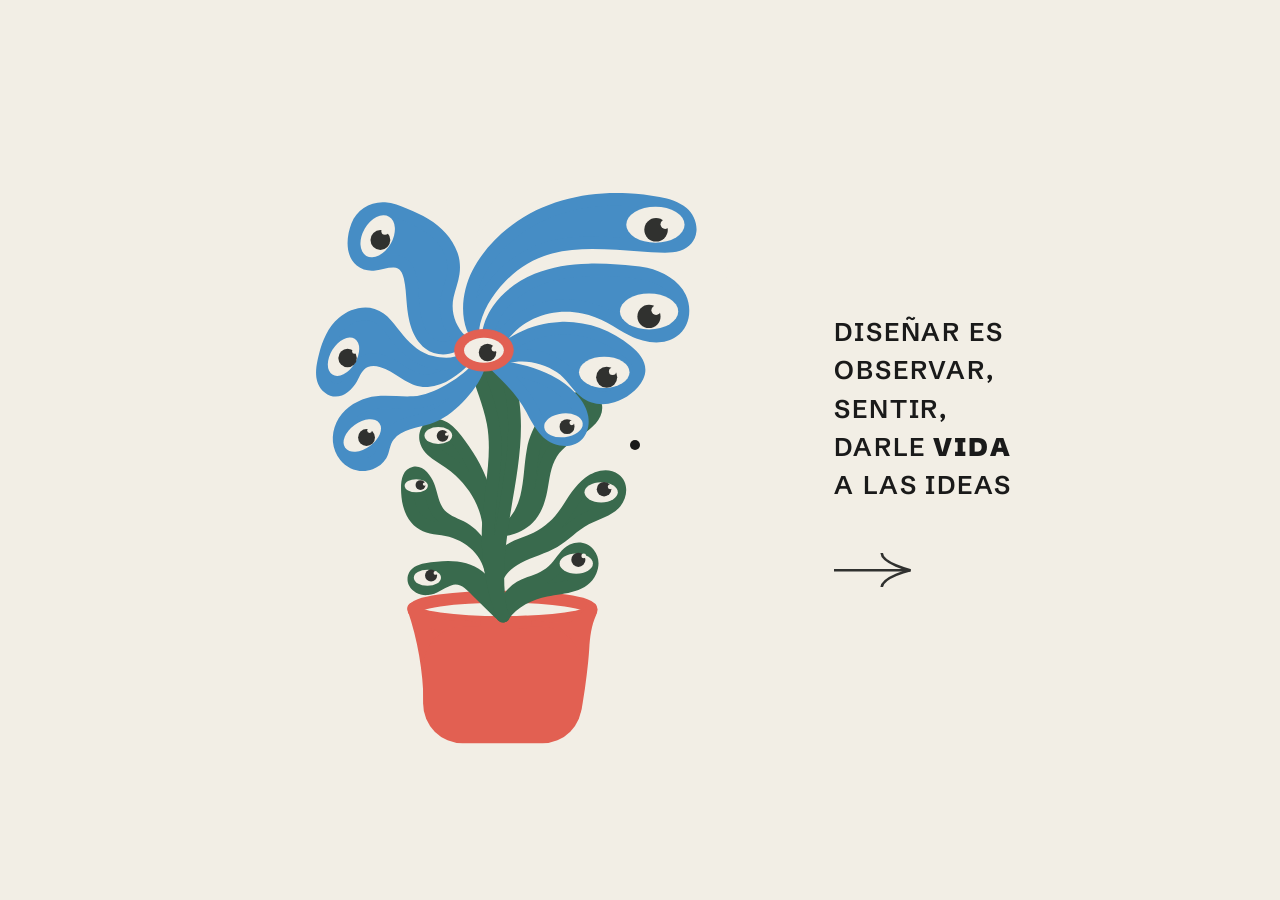
<file: index.html>
<!doctype html>
<html lang="es">
  <head>
    <meta charset="UTF-8" />
    <meta name="viewport" content="width=device-width, initial-scale=1.0" />
    <title>Lucía Pérez Weigle</title>
    <link
      href="https://fonts.googleapis.com/css2?family=Schibsted+Grotesk:wght@300;400;500;600;700;800;900&display=swap"
      rel="stylesheet"
    />
    <link rel="stylesheet" href="estilos.css" />
  </head>
  <body>
    <div class="cursor" id="cursor"></div>

    <!-- TIGRE TRANSICIÓN -->
    <div id="tigre-wrap">
      <img id="tigre-img" src="img/tigre.png" alt="tigre" />
    </div>

    <!-- SEGUNDA SECCIÓN -->
    <section id="segunda">
      <nav>
        <button id="hamburguesa" aria-label="menú">
          <span></span>
          <span></span>
          <span></span>
        </button>
        <div id="menu-desplegable">
          <a href="index.html">sobre mí</a>
          <a href="proyectos.html">proyectos</a>
          <a href="arte.html">arte</a>
          <a href="contacto.html">contacto</a>
        </div>
        <div id="menu-desktop">
          <a href="index.html" data-text="#">sobre mí</a>
          <a href="proyectos.html" data-text="#">proyectos</a>
          <a href="arte.html" data-text="#">arte</a>
          <a href="contacto.html" data-text="#">contacto</a>
        </div>
      </nav>
      <div id="segunda-contenido">
        <div id="tigre-segunda">
          <img src="img/tigre.png" alt="tigre" />
        </div>
        <div id="texto-sobre">
          <h1>diseñar lo orgánico</h1>
          <p>
            <strong>Hola, soy Lucía.</strong><br />
            Siempre sentí el arte como una forma de entender el mundo.
          </p>
          <p>
            Con el tiempo, esa necesidad de entender no se quedó solo en lo
            visual. También me llevó a empezar a estudiar psicología: entender
            cómo percibimos, qué sentimos, qué nos conecta.
          </p>
          <p>
            Me interesa crear experiencias donde el arte no sea solo estética,
            sino una herramienta para generar conexión.
          </p>
          <p>
            Me inspira todo lo que está vivo: lo orgánico, lo que crece, lo que
            se transforma y se expresa de manera propia.
          </p>
          <p>
            Diseñar, para mí, es aprender a
            <strong>mirar lo vivo en cada idea.</strong>
          </p>
          <a href="img/LuciaPerezWeigle_CV.pdf" class="btn-cv" download="img/LuciaPerezWeigle_CV.pdf">descargar cv</a>
        </div>
      </div>

      <footer>
        <div class="footer-video">
          <video autoplay loop muted playsinline>
            <source src="img/flores-footer.mp4" type="video/mp4" />
          </video>
        </div>
        <div class="footer-contenido">
          <p class="footer-texto">encontrame en</p>
          <div class="footer-iconos">
            <a
              href="https://www.behance.net/luciaperez39"
              target="_blank"
              class="footer-icono"
            >
              <svg
                xmlns="http://www.w3.org/2000/svg"
                width="16"
                height="16"
                fill="#1a1a1a"
                class="bi bi-behance"
                viewBox="0 0 16 16"
              >
                <path
                  d="M4.654 3c.461 0 .887.035 1.278.14.39.07.711.216.996.391s.497.426.641.747c.14.32.216.711.216 1.137 0 .496-.106.922-.356 1.242-.215.32-.566.606-.997.817.606.176 1.067.496 1.348.922s.461.957.461 1.563c0 .496-.105.922-.285 1.278a2.3 2.3 0 0 1-.782.887c-.32.215-.711.39-1.137.496a5.3 5.3 0 0 1-1.278.176L0 12.803V3zm-.285 3.978c.39 0 .71-.105.957-.285.246-.18.355-.497.355-.887 0-.216-.035-.426-.105-.567a1 1 0 0 0-.32-.355 1.8 1.8 0 0 0-.461-.176c-.176-.035-.356-.035-.567-.035H2.17v2.31c0-.005 2.2-.005 2.2-.005zm.105 4.193c.215 0 .426-.035.606-.07.176-.035.356-.106.496-.216s.25-.215.356-.39c.07-.176.14-.391.14-.641 0-.496-.14-.852-.426-1.102-.285-.215-.676-.32-1.137-.32H2.17v2.734h2.305zm6.858-.035q.428.427 1.278.426c.39 0 .746-.106 1.032-.286q.426-.32.53-.64h1.74c-.286.851-.712 1.457-1.278 1.848-.566.355-1.243.566-2.06.566a4.1 4.1 0 0 1-1.527-.285 2.8 2.8 0 0 1-1.137-.782 2.85 2.85 0 0 1-.712-1.172c-.175-.461-.25-.957-.25-1.528 0-.531.07-1.032.25-1.493.18-.46.426-.852.747-1.207.32-.32.711-.606 1.137-.782a4 4 0 0 1 1.493-.285c.606 0 1.137.105 1.598.355.46.25.817.532 1.102.958.285.39.496.851.641 1.348.07.496.105.996.07 1.563h-5.15c0 .58.21 1.11.496 1.396m2.24-3.732c-.25-.25-.642-.391-1.103-.391-.32 0-.566.07-.781.176s-.356.25-.496.39a.96.96 0 0 0-.25.497c-.036.175-.07.32-.07.46h3.196c-.07-.526-.25-.882-.497-1.132zm-3.127-3.728h3.978v.957h-3.978z"
                />
              </svg>
            </a>
            <a
              href="https://github.com/luciapwei"
              target="_blank"
              class="footer-icono"
            >
              <svg
                xmlns="http://www.w3.org/2000/svg"
                viewBox="0 0 24 24"
                fill="#1a1a1a"
              >
                <path
                  d="M12 0C5.374 0 0 5.373 0 12c0 5.302 3.438 9.8 8.207 11.387.599.111.793-.261.793-.577v-2.234c-3.338.726-4.033-1.416-4.033-1.416-.546-1.387-1.333-1.756-1.333-1.756-1.089-.745.083-.729.083-.729 1.205.084 1.839 1.237 1.839 1.237 1.07 1.834 2.807 1.304 3.492.997.107-.775.418-1.305.762-1.604-2.665-.305-5.467-1.334-5.467-5.931 0-1.311.469-2.381 1.236-3.221-.124-.303-.535-1.524.117-3.176 0 0 1.008-.322 3.301 1.23A11.509 11.509 0 0 1 12 5.803c1.02.005 2.047.138 3.006.404 2.291-1.552 3.297-1.23 3.297-1.23.653 1.653.242 2.874.118 3.176.77.84 1.235 1.911 1.235 3.221 0 4.609-2.807 5.624-5.479 5.921.43.372.823 1.102.823 2.222v3.293c0 .319.192.694.801.576C20.566 21.797 24 17.3 24 12c0-6.627-5.373-12-12-12z"
                />
              </svg>
            </a>
            <a
              href="https://vimeo.com/luciaperezweigle"
              target="_blank"
              class="footer-icono"
            >
              <svg
                xmlns="http://www.w3.org/2000/svg"
                viewBox="0 0 24 24"
                fill="#1a1a1a"
              >
                <path
                  d="M23.977 6.416c-.105 2.338-1.739 5.543-4.894 9.609-3.268 4.247-6.026 6.37-8.29 6.37-1.409 0-2.578-1.294-3.553-3.881L5.322 11.4C4.603 8.816 3.834 7.522 3.01 7.522c-.17 0-.765.36-1.780 1.075L0 7.197c1.119-.98 2.217-1.96 3.292-2.94C4.916 2.678 6.132 1.75 6.934 1.669c1.917-.18 3.101 1.129 3.552 3.929.479 3.029.811 4.915.998 5.658.556 2.512 1.165 3.767 1.829 3.767.516 0 1.295-.814 2.335-2.444 1.038-1.63 1.597-2.869 1.676-3.719.149-1.407-.408-2.114-1.676-2.114-.597 0-1.215.138-1.852.414 1.23-4.03 3.58-5.99 7.048-5.88 2.57.075 3.785 1.737 3.633 4.141z"
                />
              </svg>
            </a>
          </div>
        </div>
      </footer>
    </section>

    <!-- PRIMERA SECCIÓN-->
    <div class="card">
      <div class="plant-wrap">
        <?xml version="1.0" encoding="UTF-8"?>
        <svg
          id="planta-svg"
          xmlns="http://www.w3.org/2000/svg"
          version="1.1"
          viewBox="0 0 595.28 841.89"
        >
          <!-- Generator: Adobe Illustrator 29.8.3, SVG Export Plug-In . SVG Version: 2.1.1 Build 3)  -->
          <defs>
            <style>
              .st0 {
                fill: #396a4d;
              }

              .st1 {
                fill: #468dc5;
              }

              .st2 {
                fill: #30312f;
              }

              .st3 {
                fill: none;
                stroke-width: 14px;
              }

              .st3,
              .st4 {
                stroke: #e26052;
                stroke-miterlimit: 10;
              }

              .st5 {
                fill: #f2eee5;
              }

              .st4,
              .st6 {
                fill: #e26052;
              }
            </style>
          </defs>
          <g id="fondo">
            <rect class="st5" y="2.08" width="595.28" height="841.89" />
            <circle class="st5" cx="549.98" cy="214.62" r="14.3" />
            <ellipse
              class="st2"
              cx="399.91"
              cy="333.49"
              rx="16.54"
              ry="14.55"
            />
          </g>
          <g id="maceta">
            <ellipse
              class="st3"
              cx="274.21"
              cy="607.47"
              rx="104.23"
              ry="14.87"
            />
            <g>
              <path
                class="st6"
                d="M357.98,725.09c2.3,0,9.8-56.34,10.41-77,.34-11.69,2.39-24.04,8.93-38.42-10.3,12.68-15.77,18.58-25.85,20.45-10.08,1.86-34.12-2.09-44.34-2.9,13.64,6.93,44.14,94.35,55.38-3.9"
              />
              <path
                class="st6"
                d="M359.97,732.32c6.58-1.82,7.14-10.88,8.11-16.4,1.85-10.5,3.23-21.1,4.52-31.68s2.39-20.57,3.03-30.89c.86-14,2.38-26.88,8.16-39.9,1.54-3.46,1.24-7.23-1.93-9.68-2.71-2.09-7.48-2.32-9.85.59-4.39,5.39-8.88,11.71-14.8,15.56-4.42,2.88-8.38,3.21-13.37,3.17-12.31-.08-24.48-2.36-36.72-3.38-7.51-.63-10.09,10.56-3.79,13.98.59.32,1.61,1.24-.15-.26.4.34.82.67,1.17,1.06.85.95,1.71,1.87,2.51,2.86-1.11-1.38,1.23,1.72,1.72,2.42,1.05,1.52,2.07,3.05,3.09,4.6,4.2,6.4,8.26,12.89,12.95,18.94,4.15,5.36,9.12,11.17,15.87,13.19,7.88,2.36,14.67-2.19,18.69-8.74,7.84-12.76,9.13-30,10.82-44.45.47-4.03-3.78-7.5-7.5-7.5-4.45,0-7.03,3.46-7.5,7.5-1.31,11.17-2.88,25.24-7.58,34.67-.37.75-.77,1.48-1.2,2.21-.22.37-1.38,1.92-.83,1.27.58-.69-.59.63-.87.82-.38.26-.38.66.02,0,.76-1.26-.15.46-.37.14.43.66,1.47-1.32.06-.14-.32.27,1.9-.48.23-.13.66-.14,1.72.21.4,0-1.75-.27.61.44-.23-.04-.65-.37-3.24-2.26-1.77-1.03-1.1-.92-2.13-1.91-3.11-2.95-2.75-2.91-3.26-3.7-5.26-6.48-3.92-5.47-7.44-11.21-11.18-16.81-3.33-4.98-6.98-11.16-12.42-14.1-1.26,4.66-2.52,9.32-3.79,13.98,13.3,1.11,26.69,3.96,40.09,3.33,16.12-.76,25.8-11.29,35.41-23.08l-11.78-9.09c-6.15,13.83-9.39,27.82-9.98,42.94-.36,9.23-1.32,18.44-2.34,27.62-1.12,10.02-2.4,20.03-3.98,30-.57,3.6-1.16,7.2-1.91,10.77-.26,1.26-.63,2.5-.89,3.75-.04.22-.37.85-.34,1.07-.23-1.61,3.29-3.81,4.58-4.17-9.29,2.57-5.35,17.04,3.99,14.46h0Z"
              />
            </g>
            <g>
              <path
                class="st6"
                d="M189.48,716.24c-.57-37.88-7.16-75.41-18.98-109.95,5.44,4.89,12.47,33.92,21.01,35.81,8.55,1.89,14.48-13.39,23.17-14.45,8.69-1.06,17.86-1.62,25.86,1.94-19.69.82-39.55-2.81-57.67-10.55"
              />
              <path
                class="st6"
                d="M196.98,716.24c-.67-38.02-7.03-75.92-19.25-111.95l-12.54,7.3c1.01,1-.52-1.36.28.27.32.66.79,1.29,1.14,1.94.81,1.49,1.51,3.04,2.19,4.58,1.65,3.72,3.16,7.51,4.79,11.25,2.89,6.61,6.34,14.91,13.03,18.55,8.91,4.84,17.01-2.1,22.94-8.14,2.84-2.89,4.58-4.86,8.62-5.28,7.02-.73,13.76-.63,20.37,2.06l1.99-14.73c-19.25.67-37.92-2.84-55.68-10.28-3.76-1.58-8.21,1.7-9.23,5.24-1.23,4.31,1.52,7.67,5.24,9.23,18.85,7.89,39.25,11.53,59.67,10.82,8.93-.31,9.58-11.64,1.99-14.73-6.03-2.46-12.59-3.19-19.07-2.97-5.25.18-11.09.32-15.83,2.86-3.67,1.97-6.62,5.08-9.5,8.02-1.16,1.18-3.29,2.53-4.13,3.89.56-.9-2.14,2.1.18,1.07-.44.2-.37-.19-.38-.19-.41-.5-.92-.91-1.32-1.42-.29-.36-1.59-2.59-2.13-3.58-1.75-3.19-3.22-6.54-4.64-9.89-2.69-6.33-4.88-14.19-9.92-19.17s-15.01,0-12.54,7.3c11.82,34.83,18.06,71.19,18.71,107.96.17,9.64,15.17,9.67,15,0h0Z"
              />
            </g>
            <rect
              class="st6"
              x="181.4"
              y="627.21"
              width="185.62"
              height="136.68"
              rx="46.26"
              ry="46.26"
            />
            <path
              class="st6"
              d="M255.16,630.5c15.44-.23,30.87-.45,46.31-.68,9.64-.14,9.67-15.14,0-15-15.44.23-30.87.45-46.31.68-9.64.14-9.67,15.14,0,15h0Z"
            />
          </g>
          <g id="tallo">
            <g>
              <path
                class="st0"
                d="M276.22,613.22c-3.35-6.71,4.95-19.52,9.98-25.09s12.14-8.75,19.2-11.3,14.38-4.66,20.72-8.67c5.27-3.34,9.67-7.89,13.49-12.81,3.35-4.32,6.32-8.99,10.29-12.76s9.21-6.63,14.67-6.24c7.74.55,13.92,7.94,14.49,15.68.57,7.74-3.64,15.29-9.63,20.22-6,4.92-13.58,7.53-21.18,9.07s-15.37,2.12-23,3.53c-18.04,3.33-40.83,15.06-50.54,30.63"
              />
              <path
                class="st0"
                d="M283.45,611.22c-1.99-4.86,3.48-12.08,6.38-15.82,5.06-6.52,12.45-9.56,20.01-12.21,8.89-3.12,17.59-6.23,25.03-12.19s11.86-13.83,18.06-20.76c4.62-5.16,12.43-9.81,17.13-2.22,4.07,6.57-.51,14.72-5.94,18.91-7.19,5.55-16.77,7.17-25.52,8.43s-18.04,2.3-26.74,5.26c-16.96,5.77-33.73,15.74-43.63,31.05-5.26,8.13,7.72,15.66,12.95,7.57,9.58-14.81,28.59-23.76,45.41-27.05,20.76-4.07,47.07-4.04,57.23-26.64,4.21-9.38,3.57-19.97-2.98-28.1-6.89-8.55-18.12-10.8-27.95-6.03s-14.78,14.65-21.85,22.54c-7.69,8.58-17.12,11.79-27.64,15.63-10.68,3.89-19.7,8.96-26.53,18.24-5.29,7.18-11.64,18.24-7.89,27.38,1.53,3.73,4.99,6.42,9.23,5.24,3.54-.99,6.79-5.44,5.24-9.23h0Z"
              />
            </g>
            <g>
              <path
                class="st0"
                d="M274.21,611.19c-5.81-1.49-9.77-6.95-11.96-12.53s-3.14-11.63-5.66-17.07c-5.56-12.03-18.25-19.57-31.25-22.13-13-2.56-26.43-.85-39.52,1.24-5.86.94-12.69,2.72-14.8,8.27-2.48,6.53,4.18,13.6,11.13,14.31,6.95.71,13.55-2.82,19.63-6.25,6.08-3.43,12.64-7,19.59-6.4,7.92.69,14.27,6.57,19.95,12.13,9.65,9.44,19.29,18.89,28.94,28.33"
              />
              <path
                class="st0"
                d="M276.2,603.95c-7.85-2.47-8.73-14.58-11.04-21.04-2.86-7.99-7.62-14.74-14.31-19.97-15.3-11.98-35.07-13.55-53.75-11.35-8.52,1-18.64,1.45-26.06,6.26-7.39,4.8-10.16,14.07-5.95,21.95s13.35,11.83,22.2,10.77c10.09-1.21,17.52-7.99,26.77-11.32,10.59-3.82,17.79,4.73,24.71,11.51,8.73,8.55,17.45,17.09,26.18,25.64,6.9,6.76,17.52-3.84,10.61-10.61s-13.32-13.04-19.98-19.56c-6.09-5.96-11.97-12.44-18.96-17.38s-15.56-6.95-24.07-4.83-15.04,7.92-23.09,10.73c-2.97,1.04-6.45,1.89-9.25,0-1.64-1.1-2.7-2.39-1.6-3.95,1.31-1.86,5.95-2.29,7.93-2.66,4.42-.83,8.92-1.42,13.39-1.86,15.48-1.54,33.1-.69,44.71,11.1,6.38,6.48,7.2,15.13,10.37,23.26s8.56,15.05,17.2,17.77c9.23,2.91,13.18-11.57,3.99-14.46h0Z"
              />
            </g>
            <g>
              <path
                class="st0"
                d="M265.17,585.55c-.01-14.37.46-30.1,9.85-40.97,9.02-10.44,23.68-13.39,36.3-18.98,12.38-5.48,23.41-13.99,31.86-24.57,6.84-8.56,11.95-18.36,18.39-27.23,6.43-8.87,14.64-17.06,25.08-20.36,7.15-2.25,15.86-1.67,20.94,3.83,5.08,5.49,4.94,14.43,1.25,20.94-3.69,6.51-10.2,10.94-16.95,14.16s-13.95,5.49-20.55,8.99c-12.83,6.81-22.85,17.96-35.26,25.51-13.38,8.14-29,11.78-42.94,18.9-13.94,7.12-27.02,19.59-27.59,35.24"
              />
              <path
                class="st0"
                d="M272.67,585.55c0-11.83-.33-26,7.66-35.67s21.63-12.23,32.47-16.82c12.32-5.22,23.57-13.04,32.53-23.01,9.88-10.99,15.93-24.67,25.41-35.91,6.26-7.42,17.9-18.09,28.65-13.62,4.72,1.96,5.45,7.47,3.91,11.83-2.03,5.73-7.38,9.44-12.51,12.2-5.45,2.93-11.34,4.94-17,7.4-6.79,2.96-12.89,6.76-18.77,11.25-11.41,8.71-21.73,17.78-35.11,23.47s-28.51,9.89-40.68,18.95c-11.66,8.69-20.27,20.55-21.19,35.41-.59,9.64,14.41,9.61,15,0,.8-12.91,11.95-22.37,22.57-28.08,13.73-7.38,29.22-10.86,42.75-18.7,13.11-7.59,23.35-19.28,36.75-26.4,12.66-6.72,27.49-9.57,36.95-21.25,8.74-10.8,10.08-28.03-2-37.05s-28-4.47-38.82,3.55c-12.68,9.4-20.1,23.14-28.68,36.01-8.17,12.26-18.81,22.13-32.09,28.64-14.04,6.88-30.71,9.51-41.24,22.12s-11.56,29.76-11.56,45.69c0,9.65,14.99,9.67,15,0h0Z"
              />
            </g>
            <g>
              <path
                class="st0"
                d="M260.12,559.64c-5.32-23.46-29.64-42.66-53.43-46.25-7.26-1.1-14.83-.89-21.65-3.61-8.6-3.43-14.93-11.23-18.25-19.87s-3.92-18.08-3.65-27.33c.09-3.13.3-6.34,1.59-9.2s3.9-5.31,7.02-5.55c2.57-.2,5.05,1.09,7.06,2.7,13.29,10.64,10.52,32.56,21.62,45.48,8.51,9.9,23.01,12.1,33.27,20.17,12.5,9.84,24.15,29.14,27.65,44.66"
              />
              <path
                class="st0"
                d="M267.36,557.64c-4.75-19.53-19.86-35.63-37.57-44.48-9.84-4.92-19.83-7.05-30.7-8.12s-18.49-4.59-23.67-14.26c-4.81-8.97-6.2-21.91-4.5-31.9.85-5.03,2.87-3.37,5.41-.4s4.15,6.98,5.39,10.81c2.79,8.63,4.4,17.73,8.93,25.7,5.11,9,13.52,14.3,22.66,18.57,10.12,4.73,18.37,9.49,25.44,18.36s12.71,19.71,15.39,30.9c2.24,9.38,16.71,5.41,14.46-3.99-5.15-21.55-19.64-44.26-39.76-54.47-9.01-4.58-19.96-7.62-25.25-16.95-4.81-8.48-5.75-18.68-9.45-27.64-3.9-9.43-12.6-21.44-24.37-19.18-14.14,2.72-14.64,19.27-14.06,30.68.62,12.29,3.66,24.43,11.53,34.14,8.01,9.89,18.73,13.28,31.01,14.55s23.85,4.75,34.18,12.35c9.84,7.24,17.56,17.36,20.47,29.32,2.28,9.38,16.75,5.4,14.46-3.99h0Z"
              />
            </g>
            <g>
              <path
                class="st0"
                d="M270.99,517.34c13.36-5.09,22.92-17.41,28.08-30.74s6.53-27.78,7.93-42c1.41-14.23,2.96-28.68,8.46-41.88,7.82-18.77,23.72-34,42.81-41.01,4.08-1.5,8.39-2.64,12.72-2.28,4.33.37,8.69,2.47,10.87,6.22,3.99,6.85-.6,15.56-6.18,21.2-13.36,13.53-32.84,20.73-43.51,36.48-13.8,20.37-8.86,49.07-22.02,69.86-8.21,12.98-23.32,21.29-38.67,21.27"
              />
              <path
                class="st0"
                d="M272.98,524.58c27.11-10.94,36.59-38.87,39.99-65.73,3.41-27,3.69-54.94,24.45-75.22,4.18-4.08,8.8-7.55,13.87-10.43,5.35-3.04,13.35-7.47,19.7-6.26,14.35,2.74-6.41,20.03-10.64,23.09-9.79,7.09-20.57,13.25-28.85,22.21-8.99,9.74-13.52,21.88-16.13,34.69-2.8,13.75-3.62,28.84-10.9,41.19-6.84,11.61-19.62,18.65-33,18.87-9.64.16-9.67,15.16,0,15,14.17-.23,27.93-5.88,37.96-15.96,10.08-10.13,14.57-23.72,17.2-37.46s3.67-28.25,11.17-40.15c7.11-11.28,19.6-17.83,30.11-25.43,10.89-7.87,24.81-19.14,22.7-34.3-1.03-7.44-6.39-13.11-13.38-15.53-7.84-2.72-16.31-.61-23.73,2.42-27.63,11.28-45.53,35.86-50.88,64.84-3.3,17.89-3.08,36.34-7.58,54.02-3.65,14.34-11.53,29.83-26.06,35.69-3.74,1.51-6.42,5.01-5.24,9.23,1,3.56,5.43,6.77,9.23,5.24h0Z"
              />
            </g>
            <g>
              <path
                class="st0"
                d="M257.75,504.93c.55-37.24-18.16-73.28-42.45-101.51-3.1-3.6-6.46-7.13-10.68-9.32s-9.5-2.83-13.7-.6c-5.2,2.76-7.51,9.41-6.44,15.19,1.07,5.79,4.93,10.73,9.45,14.5,4.52,3.77,9.74,6.59,14.67,9.82,24.47,16.02,45.07,42.95,49.15,71.91"
              />
              <path
                class="st0"
                d="M265.25,504.93c.15-20.96-5.21-41.28-13.98-60.22-4.51-9.73-9.96-19.01-16.09-27.81-5.64-8.1-11.72-16.63-18.92-23.43-7.59-7.16-19.18-12.05-29.13-6.44-8.21,4.63-11.71,14.69-9.88,23.66,2.03,9.96,9.77,17.21,17.86,22.65s16.75,10.62,24.18,17.54c16.03,14.93,27.93,34.19,31.23,56.05.6,4,5.66,6.24,9.23,5.24,4.28-1.2,5.85-5.19,5.24-9.23-5.24-34.66-29.81-62.11-58.58-80.16-5.79-3.63-14.54-8.95-14.67-16.8-.15-9.37,9.52-6.05,13.93-1.91,12.66,11.9,22.74,28.22,30.46,43.64,8.9,17.79,14.27,37.25,14.13,57.21-.07,9.65,14.93,9.66,15,0h0Z"
              />
            </g>
            <g>
              <path
                class="st0"
                d="M274.71,615.46c-13.07-34.18-18.94-71.09-17.13-107.63,1.96-39.37,12.68-78.9,5.83-117.73-5.16-29.24-20.07-56.25-23.6-85.73-.57-4.77-.54-10.33,3.11-13.45,3.15-2.7,8.06-2.45,11.68-.43s6.23,5.45,8.54,8.89c19.82,29.53,26.05,66.4,25.13,101.96-.92,35.56-8.42,70.56-13.85,105.72-5.43,35.15-8.77,71.3-1.41,106.1"
              />
              <path
                class="st0"
                d="M281.94,613.47c-15.81-41.78-19.78-85.25-14.82-129.46,2.48-22.13,6.09-44.23,6.05-66.56s-4.82-42.28-11.76-62.81c-3.33-9.86-6.87-19.66-9.68-29.68-1.36-4.84-2.55-9.73-3.47-14.67-.55-2.97-2.79-10.28-.79-13.05,3.71-5.16,13.28,12.38,14.5,14.56,4.91,8.76,8.68,18.04,11.52,27.66,12.09,40.87,7.11,84.02.35,125.36-8.13,49.69-18.39,100.14-8.06,150.33,1.95,9.45,16.41,5.45,14.46-3.99-19.06-92.56,35.52-185.2,7.22-277.31-3.15-10.24-7.31-20.28-12.55-29.63-4.72-8.42-10.48-18.62-20.23-21.81s-20.15,2.27-22.13,12.61,1.55,22.27,4.24,32.2c5.77,21.21,14.95,41.44,19.07,63.12,4.49,23.64,1.79,48.08-1.09,71.74-3.17,26.09-6.23,51.95-4.28,78.28s7.63,52.35,16.99,77.09c3.38,8.94,17.89,5.07,14.46-3.99h0Z"
              />
            </g>
          </g>
          <g id="petalos">
            <g>
              <path
                class="st1"
                d="M266.98,317.68c24.67-14.84,65.18-6.35,85.06,14.48,8.16,8.55,14.3,19.64,24.88,24.92,14.93,7.44,33.4.37,45.86-10.72,6.73-5.99,12.83-14.53,10.91-23.34-1.13-5.19-4.87-9.39-8.71-13.06-20.34-19.37-48.08-30.78-76.17-31.32-28.09-.54-56.24,9.79-77.31,28.37-3.12,2.75-6.35,6.92-4.52,10.66"
              />
              <path
                class="st1"
                d="M270.77,324.16c20.34-11.85,48.29-6.62,67.11,5.87,11.18,7.43,17.24,19.71,27.41,28.18,11.29,9.4,25.79,11.61,39.67,7.03,13.37-4.41,27.54-14.09,33.69-27.13,7.57-16.04-2.3-28.85-14.43-38.81-23.07-18.94-52.9-29.49-82.84-28.04-17.05.83-33.73,5.26-49.02,12.81-7.51,3.71-14.5,8.26-21.08,13.43-6.85,5.38-14.66,12.54-11.53,22.17s17.46,5.23,14.46-3.99c-.8-2.46,10.35-9.57,12.85-11.24,5.49-3.66,11.3-6.89,17.36-9.52,11.88-5.16,24.85-8.17,37.79-8.7,25.56-1.05,51.56,7.46,71.4,23.69,4.35,3.56,10.53,8.06,12.44,13.59s-2.41,11.48-6.23,15.35c-7.94,8.06-19.9,14.71-31.55,13.74-12.44-1.03-19.53-12.38-26.82-21.08-7.13-8.52-15.88-15.31-25.98-19.99-22.27-10.33-50.37-13.07-72.28-.31-8.34,4.86-.8,17.83,7.57,12.95h0Z"
              />
            </g>
            <g>
              <path
                class="st1"
                d="M266.09,301.77c10.37-23.27,32.42-40.53,57.08-46.93s51.51-2.38,74.21,9.2c13.19,6.73,25.2,15.93,39.2,20.76,14,4.83,31.39,4.2,41.4-6.71,8.72-9.5,9.28-24.72,3.35-36.18s-17.25-19.39-29.39-23.76c-12.14-4.37-25.16-5.55-38.02-6.44-29.31-2.02-59.32-2.6-87.46,5.85-28.14,8.46-54.48,27.3-65.45,54.56-2.23,5.54-3.81,11.52-3.07,17.44s2.64,9.9,8.14,12.21"
              />
              <path
                class="st1"
                d="M272.56,305.55c16.5-36.04,57.27-52.19,95.02-44.16,10.17,2.16,19.9,5.75,29.04,10.71s17.53,10.7,26.76,15.21c16.54,8.07,37.93,12.23,54.17.97,15.76-10.94,18.75-32.19,10.9-48.87s-27-27.5-45.1-31.53c-11.18-2.49-22.7-3.27-34.11-3.98s-23.19-1.17-34.79-.86c-21.31.57-42.9,3.61-62.68,11.88s-36.66,20.61-48.74,37.85c-10.07,14.36-22.68,45.23-.72,55.49,8.69,4.06,16.32-8.87,7.57-12.95-7.02-3.28-4.67-12.69-2.57-18.66,2.62-7.46,6.92-14.6,12-20.63,10.41-12.38,24.24-21.79,39.24-27.77,18.35-7.31,38.15-9.85,57.78-10.24s40.82-.02,60.33,3.8c15.52,3.03,33.63,10.56,39.41,26.74,5.2,14.54-2.27,29.34-18.01,31.4-17.8,2.33-33.38-8.91-47.91-17.4-16.79-9.81-34.85-16.28-54.31-17.88-39.12-3.21-79.55,16.93-96.22,53.34-1.7,3.71-1.03,8.03,2.69,10.26,3.21,1.92,8.58.98,10.26-2.69h0Z"
              />
            </g>
            <g>
              <path
                class="st1"
                d="M239.54,278.63c4.12-31.57,32.83-66.41,60.33-82.46,24.02-14.01,52.68-17.91,80.48-17.78s55.49,3.99,83.3,4.22c9.31.08,19.79-.77,25.85-7.83,7.35-8.56,4.07-22.64-4.17-30.35s-19.83-10.52-30.95-12.44c-40.28-6.94-82.57-5.73-120.95,8.33-38.38,14.07-72.51,41.78-89.92,78.76-7.78,16.53-10.56,42.5-3.98,59.55"
              />
              <path
                class="st1"
                d="M246.77,280.62c3.03-21.39,15.33-40.66,29.97-56.11,15.38-16.23,33.76-27.74,55.49-33.38,24.55-6.37,50.15-5.8,75.26-4.19,13.56.87,27.09,2.06,40.66,2.7,10.94.52,23.13,1.76,33.76-1.63s18.03-11.56,19.08-22.77c.94-10.1-3.98-20.65-11.54-27.2-8.83-7.64-20.2-10.97-31.47-13.02-12.3-2.23-24.8-3.7-37.29-4.33-47.32-2.4-96.36,8.13-134.87,36.75-19.22,14.28-35.76,32.33-46.75,53.72-10.53,20.49-14.9,47.37-6.77,69.45,3.31,8.98,17.81,5.1,14.46-3.99-6.34-17.21-4.02-38.79,3.88-55.15,8.62-17.85,21.3-33.34,36.43-46.07,33.54-28.21,77.52-40.11,120.76-40.05,11.86.02,23.75.81,35.5,2.44,10.12,1.4,21.29,2.72,30.42,7.59,7.16,3.83,14.16,11.6,12.05,20.43s-13.37,9.24-20.68,9.28c-47.66.27-95.96-11.15-142.72,3.21-22.8,7-42.51,20.34-58.48,37.96s-28.4,37.59-31.63,60.35c-.57,4.04.99,8.01,5.24,9.23,3.51,1,8.66-1.23,9.23-5.24h0Z"
              />
            </g>
            <g>
              <path
                class="st1"
                d="M225.48,292.72c-12.73-12.02-19.11-30.41-16.57-47.72,1.78-12.14,7.62-23.55,8.15-35.81.74-17.02-9.13-33.13-22.24-44.01-13.12-10.87-29.23-17.36-45.14-23.45-10.87-4.16-22.86-4.45-32.72,1.74-7.99,5.02-11.92,11.37-14.01,20.57-1.58,6.95-2.93,14.13-1.85,21.18s5.04,14.03,11.54,16.96c13.76,6.21,31.5-7.65,44.2.51,5.64,3.63,8.15,10.54,9.54,17.11,2.82,13.34,2.55,27.14,4.59,40.62s6.9,27.35,17.51,35.91,28.13,6.74,37-3.61"
              />
              <path
                class="st1"
                d="M230.78,287.42c-11.86-11.54-17.37-28.46-13.84-44.73,1.98-9.15,5.57-17.87,6.94-27.16,1.27-8.64.61-17.37-2.38-25.61-6.12-16.86-18.87-29.83-33.98-39.05-7.84-4.78-16.25-8.51-24.73-11.99s-16.7-6.93-25.85-7.57c-17.14-1.21-33.25,8.61-39.4,24.67s-7.68,37.59,6.2,49.29c6.16,5.19,14,6.68,21.84,5.75,7.14-.84,14.35-3.69,21.57-3.48s10.13,6.35,11.67,12.84c2.25,9.48,2.53,19.29,3.38,28.95,1.69,19.14,5.74,40.28,21.73,52.89,13.79,10.88,35.11,8.73,46.85-4.2,6.48-7.13-4.1-17.77-10.61-10.61-8.55,9.42-22.48,8.75-30.74-.52-10.04-11.27-11.48-27.87-12.61-42.2s-.87-35.29-12.99-46.02-25.53-4.31-38.89-2.58c-17.42,2.25-17.93-15.61-15.15-28.32,1.31-5.99,3.16-11.53,7.94-15.65,5.51-4.74,12.67-6.52,19.82-5.78,7.86.82,15.63,4.59,22.84,7.64s14.86,6.77,21.72,11.18c12.28,7.89,22.95,19.36,26.49,33.86,4.37,17.89-7.5,35.02-7.73,52.89s6.99,34.13,19.3,46.11c6.92,6.74,17.54-3.86,10.61-10.61h0Z"
              />
            </g>
            <g>
              <path
                class="st1"
                d="M231.75,314.05c-11.85,9.26-37.74,7.15-51.36.77-13.61-6.38-24.14-17.85-33.27-29.8-5.71-7.48-11.34-15.54-19.69-19.86-13.89-7.2-31.8-1.52-42.69,9.71s-16.03,26.79-19.35,42.07c-1.5,6.9-2.69,14.14-.82,20.94s7.64,13.02,14.69,13.21c7.69.21,13.8-6.41,17.65-13.07s6.85-14.26,13.08-18.77c10.28-7.45,24.87-3.42,35.81,3.03s21.12,15.24,33.66,17.2c9.93,1.55,20.15-1.51,28.84-6.56,8.69-5.05,16.11-11.99,23.45-18.86"
              />
              <path
                class="st1"
                d="M227.97,307.57c-9.51,7.02-23.82,6.12-34.76,3.6-14.39-3.31-25.33-12.88-34.7-23.89-10.04-11.8-17.99-26.44-33.77-31.26-14.65-4.48-30.69.97-42.06,10.54-12.47,10.49-19.09,26.66-23.03,42.06s-7.16,33.9,6.64,45c14.49,11.66,30.28.4,37.86-13.16,3.23-5.79,6.08-13.69,12.63-16.51s14.37-.55,20.45,2.26c16.73,7.74,29.79,22.27,49.71,21.1,20.35-1.2,35.93-14.66,50.12-27.95,7.06-6.61-3.56-17.21-10.61-10.61-10.84,10.16-23.09,22.04-38.68,23.51-15.34,1.45-27.04-10.3-39.51-17.22s-28.18-10.85-40.79-3.1c-6.21,3.81-10.28,9.89-13.68,16.16-2.79,5.14-5.76,12.45-11.57,14.93-5.4,2.3-9.53-3.29-10.61-7.98-1.67-7.28.71-15.38,2.51-22.43,3.37-13.18,8.72-27.59,19.99-36.1,9.99-7.54,24.2-10.19,34.41-1.68,5.4,4.5,9.43,10.49,13.7,16.01,4.49,5.8,9.21,11.44,14.55,16.47,10.85,10.22,23.56,17.23,38.36,19.44,13.16,1.96,29.19,2.06,40.4-6.22,3.28-2.42,4.85-6.47,2.69-10.26-1.84-3.23-7.01-5.09-10.26-2.69h0Z"
              />
            </g>
            <g>
              <path
                class="st1"
                d="M244.26,326.12c-15.7,18.44-51.09,38.54-75.29,39.6-13.03.57-26.1-1.75-39.08-.58-11.92,1.07-23.78,5.25-32.76,13.15s-14.77,19.78-13.95,31.72c.81,11.94,8.86,23.45,20.29,27,11.43,3.55,25.37-2.15,29.88-13.23,1.59-3.9,2.03-8.19,3.48-12.15,3.78-10.32,13.87-17.05,24.18-20.85s21.35-5.36,31.6-9.32c19.52-7.54,46.15-35.88,52.93-55.67"
              />
              <path
                class="st1"
                d="M238.96,320.81c-8.78,10.13-19.93,17.97-31.61,24.42-11.45,6.32-24.55,12.17-37.79,12.95-18.06,1.07-35.92-3.1-53.72,1.92-15.17,4.29-29.12,14.15-35.83,28.74s-5.66,31.06,4.46,43.67c9.03,11.27,24.25,16.1,37.91,10.84,6.5-2.5,12.32-6.85,15.95-12.88,4.06-6.74,3.63-15.28,8.46-21.57,9.77-12.71,28.52-13.97,42.64-18.43,14.92-4.71,27.37-14.29,38.21-25.38,10.44-10.68,20.08-23.14,25.14-37.33,3.25-9.11-11.24-13.03-14.46-3.99-3.76,10.53-11.24,19.94-18.75,28.05-7.89,8.51-17.03,16.95-27.7,21.83-13.56,6.2-28.96,6.86-42.23,14.04-5.97,3.23-11.31,7.59-15.35,13.05-4.54,6.15-4.99,13.04-7.75,19.87-4.24,10.52-18.43,12.58-26.87,6.06-10.23-7.9-11.2-22.3-5.3-33.07,6.79-12.41,20.24-19.09,33.9-20.83,16.01-2.04,32.13,2.04,48.14-.38,14.02-2.12,27.58-8.05,39.85-14.98,12.19-6.89,24.1-15.39,33.31-26.02,6.3-7.26-4.27-17.92-10.61-10.61h0Z"
              />
            </g>
            <g>
              <path
                class="st1"
                d="M275.07,324.28c30.73,4.93,62.7,15.26,82.31,39.43,4.7,5.79,8.63,12.44,9.83,19.79,1.2,7.35-.71,15.49-6.19,20.54-9.65,8.89-26.01,4.71-35.35-4.51-9.34-9.22-14.06-21.98-20.72-33.29-10-16.98-24.5-30.79-38.79-44.36"
              />
              <path
                class="st1"
                d="M273.08,331.51c30.03,4.9,66.34,15.05,82.89,43.2,3.7,6.29,6.19,14.9,1.84,21.55-3.56,5.45-10.08,5.99-15.9,4.33-16.19-4.64-22.14-23.58-29.65-36.71-10.43-18.24-25.68-32.96-40.79-47.3-7-6.64-17.63,3.94-10.61,10.61,15.74,14.94,30.96,29.96,41.21,49.33,8.87,16.77,18.56,35.67,39.18,39.29,8.94,1.57,18.31-.06,25.09-6.45,7.54-7.1,9.77-17.93,8.12-27.84-3.16-18.91-20.54-34.4-36.08-43.88-18.55-11.32-40.04-17.1-61.31-20.58-9.44-1.54-13.51,12.91-3.99,14.46h0Z"
              />
            </g>
          </g>
          <g id="centro">
            <ellipse
              class="st4"
              cx="252.49"
              cy="304.32"
              rx="34.33"
              ry="24.35"
            />
          </g>
          <g id="ojos_blancos">
            <ellipse
              class="st5"
              cx="345.46"
              cy="392.06"
              rx="22.6"
              ry="13.97"
              transform="translate(-40.6 39.91) rotate(-6.25)"
            />
            <ellipse
              class="st5"
              cx="389.55"
              cy="470.48"
              rx="19.48"
              ry="11.79"
            />
            <ellipse
              class="st5"
              cx="360.44"
              cy="553.72"
              rx="19.48"
              ry="11.79"
            />
            <ellipse class="st5" cx="186.4" cy="570.26" rx="15.9" ry="9.43" />
            <ellipse class="st5" cx="173.37" cy="462.77" rx="13.57" ry="7.71" />
            <ellipse class="st5" cx="199.15" cy="404" rx="16.19" ry="9.92" />
            <ellipse
              class="st5"
              cx="110.22"
              cy="404"
              rx="24.68"
              ry="15.26"
              transform="translate(-215.63 140.96) rotate(-35.83)"
            />
            <ellipse
              class="st5"
              cx="88.3"
              cy="311.82"
              rx="24.68"
              ry="15.26"
              transform="translate(-223.2 222.4) rotate(-58.17)"
            />
            <ellipse
              class="st5"
              cx="128.25"
              cy="171.03"
              rx="26.49"
              ry="17.54"
              transform="translate(-83.99 196.58) rotate(-60)"
            />
            <ellipse
              class="st5"
              cx="393.19"
              cy="330.08"
              rx="29.55"
              ry="18.27"
            />
            <ellipse
              class="st5"
              cx="252.49"
              cy="304.32"
              rx="23.26"
              ry="14.62"
            />
            <ellipse class="st5" cx="445.6" cy="258.9" rx="34.08" ry="21.07" />
            <ellipse
              class="st5"
              cx="453.01"
              cy="157.45"
              rx="34.08"
              ry="21.07"
            />
          </g>
          <g id="pupilas">
            <g class="pupil" data-cx="393.93" data-cy="331.31">
              <circle class="st2" cx="393.93" cy="331.31" r="12.33" />
              <circle class="st5" cx="400.79" cy="324.48" r="4.19" />
            </g>
            <g class="pupil" data-cx="252.49" data-cy="304.32">
              <circle class="st2" cx="252.49" cy="304.32" r="10.23" />
              <circle class="st5" cx="260.56" cy="299.68" r="3.38" />
            </g>
            <g class="pupil" data-cx="88.3" data-cy="311.82">
              <circle class="st2" cx="88.3" cy="311.82" r="10.82" />
              <circle class="st5" cx="96.35" cy="304.25" r="2.77" />
            </g>
            <g class="pupil" data-cx="127.52" data-cy="172.29">
              <circle class="st2" cx="127.52" cy="172.29" r="11.59" />
              <circle class="st5" cx="132.88" cy="162.03" r="4.16" />
            </g>
            <g class="pupil" data-cx="445.8" data-cy="259.79">
              <circle class="st2" cx="445.8" cy="259.79" r="13.54" />
              <circle class="st5" cx="454.11" cy="252.55" r="5.49" />
            </g>
            <g class="pupil" data-cx="454.11" data-cy="158.55">
              <circle class="st2" cx="454.11" cy="158.55" r="13.74" />
              <circle class="st5" cx="464.83" cy="151.95" r="5.49" />
            </g>
            <g class="pupil" data-cx="344.92" data-cy="392.11">
              <circle class="st2" cx="344.92" cy="392.11" r="8.72" />
              <circle class="st5" cx="350.48" cy="387.63" r="2.77" />
            </g>
            <g class="pupil" data-cx="199.15" data-cy="404">
              <circle class="st2" cx="199.15" cy="404" r="6.84" />
              <circle class="st5" cx="204.02" cy="402.04" r="1.96" />
            </g>
            <g class="pupil" data-cx="173.37" data-cy="462.77">
              <circle class="st2" cx="173.37" cy="462.77" r="5.77" />
              <circle class="st5" cx="178.05" cy="461.6" r="1.96" />
            </g>
            <g class="pupil" data-cx="186.4" data-cy="570.26">
              <circle class="st2" cx="186.4" cy="570.26" r="7.06" />
              <circle class="st5" cx="191.51" cy="567.22" r="2.17" />
            </g>
            <g class="pupil" data-cx="389.55" data-cy="470.48">
              <circle class="st2" cx="389.55" cy="470.48" r="8.52" />
              <circle class="st5" cx="396.7" cy="467.71" r="2.77" />
            </g>
            <g class="pupil" data-cx="360.44" data-cy="553.72">
              <circle class="st2" cx="360.44" cy="553.72" r="8.27" />
              <circle class="st5" cx="366.73" cy="549.17" r="2.77" />
            </g>
            <g class="pupil" data-cx="110.22" data-cy="406.16">
              <circle class="st2" cx="110.22" cy="406.16" r="9.89" />
              <circle class="st5" cx="113.8" cy="398.01" r="2.77" />
            </g>
          </g>
        </svg>
      </div>

      <div class="text-side">
        <p class="headline">
          Diseñar es<br />
          observar,<br />
          sentir,<br />
          darle <strong>vida</strong><br />
          a las ideas
        </p>
        <div class="arrow-btn">
          <?xml version="1.0" encoding="UTF-8"?>
          <svg
            id="Capa_2"
            data-name="Capa 2"
            xmlns="http://www.w3.org/2000/svg"
            viewBox="0 0 117.96 52.78"
          >
            <defs>
              <style>
                .cls-1 {
                  fill: none;
                }

                .cls-1,
                .cls-2 {
                  stroke: #30312f;
                  stroke-miterlimit: 10;
                  stroke-width: 4px;
                }

                .cls-2 {
                  fill: #f2eee5;
                }
              </style>
            </defs>
            <g id="menu">
              <g>
                <path class="cls-2" d="M117.06,26.39s-43.2,10.27-43.8,26.31" />
                <path class="cls-2" d="M117.06,26.39S73.87,16.12,73.27.07" />
                <line class="cls-1" x1="117.96" y1="26.39" y2="26.39" />
              </g>
            </g>
          </svg>
        </div>
      </div>
    </div>

    <button id="btn-top">▲</button>

    <script src="codigo.js"></script>
  </body>
</html>
</file>
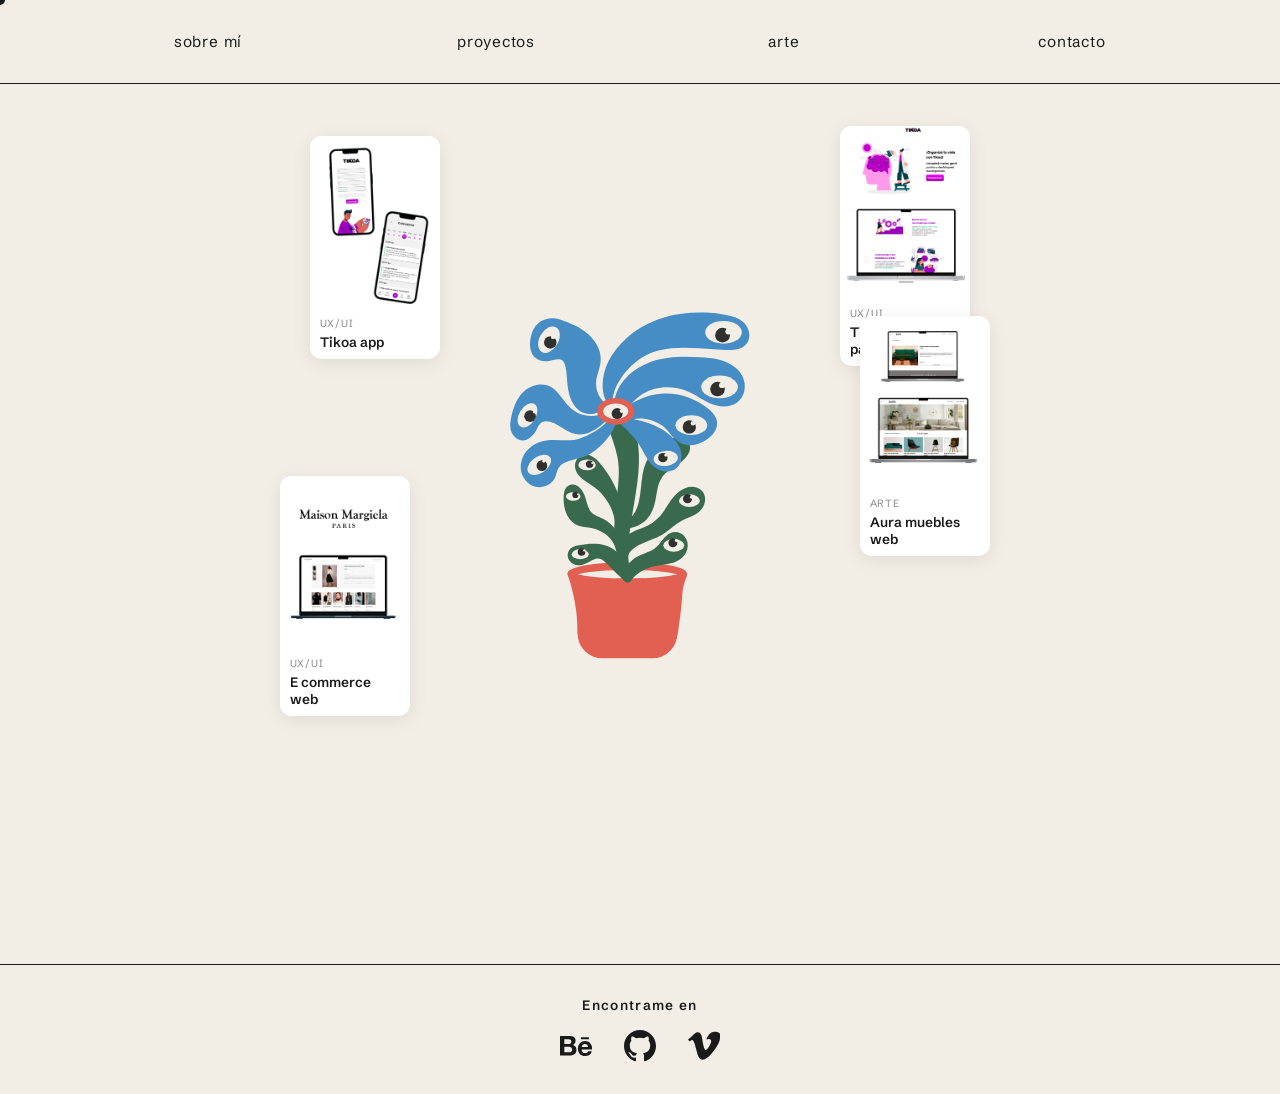
<file: proyectos.html>
<!doctype html>
<html lang="es">
  <head>
    <meta charset="UTF-8" />
    <meta name="viewport" content="width=device-width, initial-scale=1.0" />
    <title>Proyectos — Lucía Pérez Weigle</title>
    <link
      href="https://fonts.googleapis.com/css2?family=Schibsted+Grotesk:wght@300;400;600;900&display=swap"
      rel="stylesheet"
    />
    <link rel="stylesheet" href="estilos.css" />
  </head>
  <body class="page-proyectos">
    <div class="cursor" id="cursor"></div>

    <nav>
      <button id="hamburguesa" aria-label="menú">
        <span></span>
        <span></span>
        <span></span>
      </button>
      <div id="menu-desplegable">
        <a href="index.html">sobre mí</a>
        <a href="proyectos.html">proyectos</a>
        <a href="arte.html">arte</a>
        <a href="contacto.html">contacto</a>
      </div>
      <div id="menu-desktop">
        <a href="index.html">sobre mí</a>
        <a href="proyectos.html">proyectos</a>
        <a href="arte.html">arte</a>
        <a href="contacto.html">contacto</a>
      </div>
    </nav>

    <main id="proyectos-main">
      <div id="proyectos-hero">
        <div id="planta-container">
          <div id="video-planta">
            <svg
              id="planta-svg"
              xmlns="http://www.w3.org/2000/svg"
              version="1.1"
              viewBox="0 0 595.28 841.89"
            >
              <!-- Generator: Adobe Illustrator 29.8.3, SVG Export Plug-In . SVG Version: 2.1.1 Build 3)  -->
              <defs>
                <style>
                  .st0 {
                    fill: #396a4d;
                  }

                  .st1 {
                    fill: #468dc5;
                  }

                  .st2 {
                    fill: #30312f;
                  }

                  .st3 {
                    fill: none;
                    stroke-width: 14px;
                  }

                  .st3,
                  .st4 {
                    stroke: #e26052;
                    stroke-miterlimit: 10;
                  }

                  .st5 {
                    fill: #f2eee5;
                  }

                  .st4,
                  .st6 {
                    fill: #e26052;
                  }
                </style>
              </defs>
              <g id="fondo">
                <rect class="st5" y="2.08" width="595.28" height="841.89" />
                <circle class="st5" cx="549.98" cy="214.62" r="14.3" />
                <ellipse
                  class="st2"
                  cx="399.91"
                  cy="333.49"
                  rx="16.54"
                  ry="14.55"
                />
              </g>
              <g id="maceta">
                <ellipse
                  class="st3"
                  cx="274.21"
                  cy="607.47"
                  rx="104.23"
                  ry="14.87"
                />
                <g>
                  <path
                    class="st6"
                    d="M357.98,725.09c2.3,0,9.8-56.34,10.41-77,.34-11.69,2.39-24.04,8.93-38.42-10.3,12.68-15.77,18.58-25.85,20.45-10.08,1.86-34.12-2.09-44.34-2.9,13.64,6.93,44.14,94.35,55.38-3.9"
                  />
                  <path
                    class="st6"
                    d="M359.97,732.32c6.58-1.82,7.14-10.88,8.11-16.4,1.85-10.5,3.23-21.1,4.52-31.68s2.39-20.57,3.03-30.89c.86-14,2.38-26.88,8.16-39.9,1.54-3.46,1.24-7.23-1.93-9.68-2.71-2.09-7.48-2.32-9.85.59-4.39,5.39-8.88,11.71-14.8,15.56-4.42,2.88-8.38,3.21-13.37,3.17-12.31-.08-24.48-2.36-36.72-3.38-7.51-.63-10.09,10.56-3.79,13.98.59.32,1.61,1.24-.15-.26.4.34.82.67,1.17,1.06.85.95,1.71,1.87,2.51,2.86-1.11-1.38,1.23,1.72,1.72,2.42,1.05,1.52,2.07,3.05,3.09,4.6,4.2,6.4,8.26,12.89,12.95,18.94,4.15,5.36,9.12,11.17,15.87,13.19,7.88,2.36,14.67-2.19,18.69-8.74,7.84-12.76,9.13-30,10.82-44.45.47-4.03-3.78-7.5-7.5-7.5-4.45,0-7.03,3.46-7.5,7.5-1.31,11.17-2.88,25.24-7.58,34.67-.37.75-.77,1.48-1.2,2.21-.22.37-1.38,1.92-.83,1.27.58-.69-.59.63-.87.82-.38.26-.38.66.02,0,.76-1.26-.15.46-.37.14.43.66,1.47-1.32.06-.14-.32.27,1.9-.48.23-.13.66-.14,1.72.21.4,0-1.75-.27.61.44-.23-.04-.65-.37-3.24-2.26-1.77-1.03-1.1-.92-2.13-1.91-3.11-2.95-2.75-2.91-3.26-3.7-5.26-6.48-3.92-5.47-7.44-11.21-11.18-16.81-3.33-4.98-6.98-11.16-12.42-14.1-1.26,4.66-2.52,9.32-3.79,13.98,13.3,1.11,26.69,3.96,40.09,3.33,16.12-.76,25.8-11.29,35.41-23.08l-11.78-9.09c-6.15,13.83-9.39,27.82-9.98,42.94-.36,9.23-1.32,18.44-2.34,27.62-1.12,10.02-2.4,20.03-3.98,30-.57,3.6-1.16,7.2-1.91,10.77-.26,1.26-.63,2.5-.89,3.75-.04.22-.37.85-.34,1.07-.23-1.61,3.29-3.81,4.58-4.17-9.29,2.57-5.35,17.04,3.99,14.46h0Z"
                  />
                </g>
                <g>
                  <path
                    class="st6"
                    d="M189.48,716.24c-.57-37.88-7.16-75.41-18.98-109.95,5.44,4.89,12.47,33.92,21.01,35.81,8.55,1.89,14.48-13.39,23.17-14.45,8.69-1.06,17.86-1.62,25.86,1.94-19.69.82-39.55-2.81-57.67-10.55"
                  />
                  <path
                    class="st6"
                    d="M196.98,716.24c-.67-38.02-7.03-75.92-19.25-111.95l-12.54,7.3c1.01,1-.52-1.36.28.27.32.66.79,1.29,1.14,1.94.81,1.49,1.51,3.04,2.19,4.58,1.65,3.72,3.16,7.51,4.79,11.25,2.89,6.61,6.34,14.91,13.03,18.55,8.91,4.84,17.01-2.1,22.94-8.14,2.84-2.89,4.58-4.86,8.62-5.28,7.02-.73,13.76-.63,20.37,2.06l1.99-14.73c-19.25.67-37.92-2.84-55.68-10.28-3.76-1.58-8.21,1.7-9.23,5.24-1.23,4.31,1.52,7.67,5.24,9.23,18.85,7.89,39.25,11.53,59.67,10.82,8.93-.31,9.58-11.64,1.99-14.73-6.03-2.46-12.59-3.19-19.07-2.97-5.25.18-11.09.32-15.83,2.86-3.67,1.97-6.62,5.08-9.5,8.02-1.16,1.18-3.29,2.53-4.13,3.89.56-.9-2.14,2.1.18,1.07-.44.2-.37-.19-.38-.19-.41-.5-.92-.91-1.32-1.42-.29-.36-1.59-2.59-2.13-3.58-1.75-3.19-3.22-6.54-4.64-9.89-2.69-6.33-4.88-14.19-9.92-19.17s-15.01,0-12.54,7.3c11.82,34.83,18.06,71.19,18.71,107.96.17,9.64,15.17,9.67,15,0h0Z"
                  />
                </g>
                <rect
                  class="st6"
                  x="181.4"
                  y="627.21"
                  width="185.62"
                  height="136.68"
                  rx="46.26"
                  ry="46.26"
                />
                <path
                  class="st6"
                  d="M255.16,630.5c15.44-.23,30.87-.45,46.31-.68,9.64-.14,9.67-15.14,0-15-15.44.23-30.87.45-46.31.68-9.64.14-9.67,15.14,0,15h0Z"
                />
              </g>
              <g id="tallo">
                <g>
                  <path
                    class="st0"
                    d="M276.22,613.22c-3.35-6.71,4.95-19.52,9.98-25.09s12.14-8.75,19.2-11.3,14.38-4.66,20.72-8.67c5.27-3.34,9.67-7.89,13.49-12.81,3.35-4.32,6.32-8.99,10.29-12.76s9.21-6.63,14.67-6.24c7.74.55,13.92,7.94,14.49,15.68.57,7.74-3.64,15.29-9.63,20.22-6,4.92-13.58,7.53-21.18,9.07s-15.37,2.12-23,3.53c-18.04,3.33-40.83,15.06-50.54,30.63"
                  />
                  <path
                    class="st0"
                    d="M283.45,611.22c-1.99-4.86,3.48-12.08,6.38-15.82,5.06-6.52,12.45-9.56,20.01-12.21,8.89-3.12,17.59-6.23,25.03-12.19s11.86-13.83,18.06-20.76c4.62-5.16,12.43-9.81,17.13-2.22,4.07,6.57-.51,14.72-5.94,18.91-7.19,5.55-16.77,7.17-25.52,8.43s-18.04,2.3-26.74,5.26c-16.96,5.77-33.73,15.74-43.63,31.05-5.26,8.13,7.72,15.66,12.95,7.57,9.58-14.81,28.59-23.76,45.41-27.05,20.76-4.07,47.07-4.04,57.23-26.64,4.21-9.38,3.57-19.97-2.98-28.1-6.89-8.55-18.12-10.8-27.95-6.03s-14.78,14.65-21.85,22.54c-7.69,8.58-17.12,11.79-27.64,15.63-10.68,3.89-19.7,8.96-26.53,18.24-5.29,7.18-11.64,18.24-7.89,27.38,1.53,3.73,4.99,6.42,9.23,5.24,3.54-.99,6.79-5.44,5.24-9.23h0Z"
                  />
                </g>
                <g>
                  <path
                    class="st0"
                    d="M274.21,611.19c-5.81-1.49-9.77-6.95-11.96-12.53s-3.14-11.63-5.66-17.07c-5.56-12.03-18.25-19.57-31.25-22.13-13-2.56-26.43-.85-39.52,1.24-5.86.94-12.69,2.72-14.8,8.27-2.48,6.53,4.18,13.6,11.13,14.31,6.95.71,13.55-2.82,19.63-6.25,6.08-3.43,12.64-7,19.59-6.4,7.92.69,14.27,6.57,19.95,12.13,9.65,9.44,19.29,18.89,28.94,28.33"
                  />
                  <path
                    class="st0"
                    d="M276.2,603.95c-7.85-2.47-8.73-14.58-11.04-21.04-2.86-7.99-7.62-14.74-14.31-19.97-15.3-11.98-35.07-13.55-53.75-11.35-8.52,1-18.64,1.45-26.06,6.26-7.39,4.8-10.16,14.07-5.95,21.95s13.35,11.83,22.2,10.77c10.09-1.21,17.52-7.99,26.77-11.32,10.59-3.82,17.79,4.73,24.71,11.51,8.73,8.55,17.45,17.09,26.18,25.64,6.9,6.76,17.52-3.84,10.61-10.61s-13.32-13.04-19.98-19.56c-6.09-5.96-11.97-12.44-18.96-17.38s-15.56-6.95-24.07-4.83-15.04,7.92-23.09,10.73c-2.97,1.04-6.45,1.89-9.25,0-1.64-1.1-2.7-2.39-1.6-3.95,1.31-1.86,5.95-2.29,7.93-2.66,4.42-.83,8.92-1.42,13.39-1.86,15.48-1.54,33.1-.69,44.71,11.1,6.38,6.48,7.2,15.13,10.37,23.26s8.56,15.05,17.2,17.77c9.23,2.91,13.18-11.57,3.99-14.46h0Z"
                  />
                </g>
                <g>
                  <path
                    class="st0"
                    d="M265.17,585.55c-.01-14.37.46-30.1,9.85-40.97,9.02-10.44,23.68-13.39,36.3-18.98,12.38-5.48,23.41-13.99,31.86-24.57,6.84-8.56,11.95-18.36,18.39-27.23,6.43-8.87,14.64-17.06,25.08-20.36,7.15-2.25,15.86-1.67,20.94,3.83,5.08,5.49,4.94,14.43,1.25,20.94-3.69,6.51-10.2,10.94-16.95,14.16s-13.95,5.49-20.55,8.99c-12.83,6.81-22.85,17.96-35.26,25.51-13.38,8.14-29,11.78-42.94,18.9-13.94,7.12-27.02,19.59-27.59,35.24"
                  />
                  <path
                    class="st0"
                    d="M272.67,585.55c0-11.83-.33-26,7.66-35.67s21.63-12.23,32.47-16.82c12.32-5.22,23.57-13.04,32.53-23.01,9.88-10.99,15.93-24.67,25.41-35.91,6.26-7.42,17.9-18.09,28.65-13.62,4.72,1.96,5.45,7.47,3.91,11.83-2.03,5.73-7.38,9.44-12.51,12.2-5.45,2.93-11.34,4.94-17,7.4-6.79,2.96-12.89,6.76-18.77,11.25-11.41,8.71-21.73,17.78-35.11,23.47s-28.51,9.89-40.68,18.95c-11.66,8.69-20.27,20.55-21.19,35.41-.59,9.64,14.41,9.61,15,0,.8-12.91,11.95-22.37,22.57-28.08,13.73-7.38,29.22-10.86,42.75-18.7,13.11-7.59,23.35-19.28,36.75-26.4,12.66-6.72,27.49-9.57,36.95-21.25,8.74-10.8,10.08-28.03-2-37.05s-28-4.47-38.82,3.55c-12.68,9.4-20.1,23.14-28.68,36.01-8.17,12.26-18.81,22.13-32.09,28.64-14.04,6.88-30.71,9.51-41.24,22.12s-11.56,29.76-11.56,45.69c0,9.65,14.99,9.67,15,0h0Z"
                  />
                </g>
                <g>
                  <path
                    class="st0"
                    d="M260.12,559.64c-5.32-23.46-29.64-42.66-53.43-46.25-7.26-1.1-14.83-.89-21.65-3.61-8.6-3.43-14.93-11.23-18.25-19.87s-3.92-18.08-3.65-27.33c.09-3.13.3-6.34,1.59-9.2s3.9-5.31,7.02-5.55c2.57-.2,5.05,1.09,7.06,2.7,13.29,10.64,10.52,32.56,21.62,45.48,8.51,9.9,23.01,12.1,33.27,20.17,12.5,9.84,24.15,29.14,27.65,44.66"
                  />
                  <path
                    class="st0"
                    d="M267.36,557.64c-4.75-19.53-19.86-35.63-37.57-44.48-9.84-4.92-19.83-7.05-30.7-8.12s-18.49-4.59-23.67-14.26c-4.81-8.97-6.2-21.91-4.5-31.9.85-5.03,2.87-3.37,5.41-.4s4.15,6.98,5.39,10.81c2.79,8.63,4.4,17.73,8.93,25.7,5.11,9,13.52,14.3,22.66,18.57,10.12,4.73,18.37,9.49,25.44,18.36s12.71,19.71,15.39,30.9c2.24,9.38,16.71,5.41,14.46-3.99-5.15-21.55-19.64-44.26-39.76-54.47-9.01-4.58-19.96-7.62-25.25-16.95-4.81-8.48-5.75-18.68-9.45-27.64-3.9-9.43-12.6-21.44-24.37-19.18-14.14,2.72-14.64,19.27-14.06,30.68.62,12.29,3.66,24.43,11.53,34.14,8.01,9.89,18.73,13.28,31.01,14.55s23.85,4.75,34.18,12.35c9.84,7.24,17.56,17.36,20.47,29.32,2.28,9.38,16.75,5.4,14.46-3.99h0Z"
                  />
                </g>
                <g>
                  <path
                    class="st0"
                    d="M270.99,517.34c13.36-5.09,22.92-17.41,28.08-30.74s6.53-27.78,7.93-42c1.41-14.23,2.96-28.68,8.46-41.88,7.82-18.77,23.72-34,42.81-41.01,4.08-1.5,8.39-2.64,12.72-2.28,4.33.37,8.69,2.47,10.87,6.22,3.99,6.85-.6,15.56-6.18,21.2-13.36,13.53-32.84,20.73-43.51,36.48-13.8,20.37-8.86,49.07-22.02,69.86-8.21,12.98-23.32,21.29-38.67,21.27"
                  />
                  <path
                    class="st0"
                    d="M272.98,524.58c27.11-10.94,36.59-38.87,39.99-65.73,3.41-27,3.69-54.94,24.45-75.22,4.18-4.08,8.8-7.55,13.87-10.43,5.35-3.04,13.35-7.47,19.7-6.26,14.35,2.74-6.41,20.03-10.64,23.09-9.79,7.09-20.57,13.25-28.85,22.21-8.99,9.74-13.52,21.88-16.13,34.69-2.8,13.75-3.62,28.84-10.9,41.19-6.84,11.61-19.62,18.65-33,18.87-9.64.16-9.67,15.16,0,15,14.17-.23,27.93-5.88,37.96-15.96,10.08-10.13,14.57-23.72,17.2-37.46s3.67-28.25,11.17-40.15c7.11-11.28,19.6-17.83,30.11-25.43,10.89-7.87,24.81-19.14,22.7-34.3-1.03-7.44-6.39-13.11-13.38-15.53-7.84-2.72-16.31-.61-23.73,2.42-27.63,11.28-45.53,35.86-50.88,64.84-3.3,17.89-3.08,36.34-7.58,54.02-3.65,14.34-11.53,29.83-26.06,35.69-3.74,1.51-6.42,5.01-5.24,9.23,1,3.56,5.43,6.77,9.23,5.24h0Z"
                  />
                </g>
                <g>
                  <path
                    class="st0"
                    d="M257.75,504.93c.55-37.24-18.16-73.28-42.45-101.51-3.1-3.6-6.46-7.13-10.68-9.32s-9.5-2.83-13.7-.6c-5.2,2.76-7.51,9.41-6.44,15.19,1.07,5.79,4.93,10.73,9.45,14.5,4.52,3.77,9.74,6.59,14.67,9.82,24.47,16.02,45.07,42.95,49.15,71.91"
                  />
                  <path
                    class="st0"
                    d="M265.25,504.93c.15-20.96-5.21-41.28-13.98-60.22-4.51-9.73-9.96-19.01-16.09-27.81-5.64-8.1-11.72-16.63-18.92-23.43-7.59-7.16-19.18-12.05-29.13-6.44-8.21,4.63-11.71,14.69-9.88,23.66,2.03,9.96,9.77,17.21,17.86,22.65s16.75,10.62,24.18,17.54c16.03,14.93,27.93,34.19,31.23,56.05.6,4,5.66,6.24,9.23,5.24,4.28-1.2,5.85-5.19,5.24-9.23-5.24-34.66-29.81-62.11-58.58-80.16-5.79-3.63-14.54-8.95-14.67-16.8-.15-9.37,9.52-6.05,13.93-1.91,12.66,11.9,22.74,28.22,30.46,43.64,8.9,17.79,14.27,37.25,14.13,57.21-.07,9.65,14.93,9.66,15,0h0Z"
                  />
                </g>
                <g>
                  <path
                    class="st0"
                    d="M274.71,615.46c-13.07-34.18-18.94-71.09-17.13-107.63,1.96-39.37,12.68-78.9,5.83-117.73-5.16-29.24-20.07-56.25-23.6-85.73-.57-4.77-.54-10.33,3.11-13.45,3.15-2.7,8.06-2.45,11.68-.43s6.23,5.45,8.54,8.89c19.82,29.53,26.05,66.4,25.13,101.96-.92,35.56-8.42,70.56-13.85,105.72-5.43,35.15-8.77,71.3-1.41,106.1"
                  />
                  <path
                    class="st0"
                    d="M281.94,613.47c-15.81-41.78-19.78-85.25-14.82-129.46,2.48-22.13,6.09-44.23,6.05-66.56s-4.82-42.28-11.76-62.81c-3.33-9.86-6.87-19.66-9.68-29.68-1.36-4.84-2.55-9.73-3.47-14.67-.55-2.97-2.79-10.28-.79-13.05,3.71-5.16,13.28,12.38,14.5,14.56,4.91,8.76,8.68,18.04,11.52,27.66,12.09,40.87,7.11,84.02.35,125.36-8.13,49.69-18.39,100.14-8.06,150.33,1.95,9.45,16.41,5.45,14.46-3.99-19.06-92.56,35.52-185.2,7.22-277.31-3.15-10.24-7.31-20.28-12.55-29.63-4.72-8.42-10.48-18.62-20.23-21.81s-20.15,2.27-22.13,12.61,1.55,22.27,4.24,32.2c5.77,21.21,14.95,41.44,19.07,63.12,4.49,23.64,1.79,48.08-1.09,71.74-3.17,26.09-6.23,51.95-4.28,78.28s7.63,52.35,16.99,77.09c3.38,8.94,17.89,5.07,14.46-3.99h0Z"
                  />
                </g>
              </g>
              <g id="petalos">
                <g>
                  <path
                    class="st1"
                    d="M266.98,317.68c24.67-14.84,65.18-6.35,85.06,14.48,8.16,8.55,14.3,19.64,24.88,24.92,14.93,7.44,33.4.37,45.86-10.72,6.73-5.99,12.83-14.53,10.91-23.34-1.13-5.19-4.87-9.39-8.71-13.06-20.34-19.37-48.08-30.78-76.17-31.32-28.09-.54-56.24,9.79-77.31,28.37-3.12,2.75-6.35,6.92-4.52,10.66"
                  />
                  <path
                    class="st1"
                    d="M270.77,324.16c20.34-11.85,48.29-6.62,67.11,5.87,11.18,7.43,17.24,19.71,27.41,28.18,11.29,9.4,25.79,11.61,39.67,7.03,13.37-4.41,27.54-14.09,33.69-27.13,7.57-16.04-2.3-28.85-14.43-38.81-23.07-18.94-52.9-29.49-82.84-28.04-17.05.83-33.73,5.26-49.02,12.81-7.51,3.71-14.5,8.26-21.08,13.43-6.85,5.38-14.66,12.54-11.53,22.17s17.46,5.23,14.46-3.99c-.8-2.46,10.35-9.57,12.85-11.24,5.49-3.66,11.3-6.89,17.36-9.52,11.88-5.16,24.85-8.17,37.79-8.7,25.56-1.05,51.56,7.46,71.4,23.69,4.35,3.56,10.53,8.06,12.44,13.59s-2.41,11.48-6.23,15.35c-7.94,8.06-19.9,14.71-31.55,13.74-12.44-1.03-19.53-12.38-26.82-21.08-7.13-8.52-15.88-15.31-25.98-19.99-22.27-10.33-50.37-13.07-72.28-.31-8.34,4.86-.8,17.83,7.57,12.95h0Z"
                  />
                </g>
                <g>
                  <path
                    class="st1"
                    d="M266.09,301.77c10.37-23.27,32.42-40.53,57.08-46.93s51.51-2.38,74.21,9.2c13.19,6.73,25.2,15.93,39.2,20.76,14,4.83,31.39,4.2,41.4-6.71,8.72-9.5,9.28-24.72,3.35-36.18s-17.25-19.39-29.39-23.76c-12.14-4.37-25.16-5.55-38.02-6.44-29.31-2.02-59.32-2.6-87.46,5.85-28.14,8.46-54.48,27.3-65.45,54.56-2.23,5.54-3.81,11.52-3.07,17.44s2.64,9.9,8.14,12.21"
                  />
                  <path
                    class="st1"
                    d="M272.56,305.55c16.5-36.04,57.27-52.19,95.02-44.16,10.17,2.16,19.9,5.75,29.04,10.71s17.53,10.7,26.76,15.21c16.54,8.07,37.93,12.23,54.17.97,15.76-10.94,18.75-32.19,10.9-48.87s-27-27.5-45.1-31.53c-11.18-2.49-22.7-3.27-34.11-3.98s-23.19-1.17-34.79-.86c-21.31.57-42.9,3.61-62.68,11.88s-36.66,20.61-48.74,37.85c-10.07,14.36-22.68,45.23-.72,55.49,8.69,4.06,16.32-8.87,7.57-12.95-7.02-3.28-4.67-12.69-2.57-18.66,2.62-7.46,6.92-14.6,12-20.63,10.41-12.38,24.24-21.79,39.24-27.77,18.35-7.31,38.15-9.85,57.78-10.24s40.82-.02,60.33,3.8c15.52,3.03,33.63,10.56,39.41,26.74,5.2,14.54-2.27,29.34-18.01,31.4-17.8,2.33-33.38-8.91-47.91-17.4-16.79-9.81-34.85-16.28-54.31-17.88-39.12-3.21-79.55,16.93-96.22,53.34-1.7,3.71-1.03,8.03,2.69,10.26,3.21,1.92,8.58.98,10.26-2.69h0Z"
                  />
                </g>
                <g>
                  <path
                    class="st1"
                    d="M239.54,278.63c4.12-31.57,32.83-66.41,60.33-82.46,24.02-14.01,52.68-17.91,80.48-17.78s55.49,3.99,83.3,4.22c9.31.08,19.79-.77,25.85-7.83,7.35-8.56,4.07-22.64-4.17-30.35s-19.83-10.52-30.95-12.44c-40.28-6.94-82.57-5.73-120.95,8.33-38.38,14.07-72.51,41.78-89.92,78.76-7.78,16.53-10.56,42.5-3.98,59.55"
                  />
                  <path
                    class="st1"
                    d="M246.77,280.62c3.03-21.39,15.33-40.66,29.97-56.11,15.38-16.23,33.76-27.74,55.49-33.38,24.55-6.37,50.15-5.8,75.26-4.19,13.56.87,27.09,2.06,40.66,2.7,10.94.52,23.13,1.76,33.76-1.63s18.03-11.56,19.08-22.77c.94-10.1-3.98-20.65-11.54-27.2-8.83-7.64-20.2-10.97-31.47-13.02-12.3-2.23-24.8-3.7-37.29-4.33-47.32-2.4-96.36,8.13-134.87,36.75-19.22,14.28-35.76,32.33-46.75,53.72-10.53,20.49-14.9,47.37-6.77,69.45,3.31,8.98,17.81,5.1,14.46-3.99-6.34-17.21-4.02-38.79,3.88-55.15,8.62-17.85,21.3-33.34,36.43-46.07,33.54-28.21,77.52-40.11,120.76-40.05,11.86.02,23.75.81,35.5,2.44,10.12,1.4,21.29,2.72,30.42,7.59,7.16,3.83,14.16,11.6,12.05,20.43s-13.37,9.24-20.68,9.28c-47.66.27-95.96-11.15-142.72,3.21-22.8,7-42.51,20.34-58.48,37.96s-28.4,37.59-31.63,60.35c-.57,4.04.99,8.01,5.24,9.23,3.51,1,8.66-1.23,9.23-5.24h0Z"
                  />
                </g>
                <g>
                  <path
                    class="st1"
                    d="M225.48,292.72c-12.73-12.02-19.11-30.41-16.57-47.72,1.78-12.14,7.62-23.55,8.15-35.81.74-17.02-9.13-33.13-22.24-44.01-13.12-10.87-29.23-17.36-45.14-23.45-10.87-4.16-22.86-4.45-32.72,1.74-7.99,5.02-11.92,11.37-14.01,20.57-1.58,6.95-2.93,14.13-1.85,21.18s5.04,14.03,11.54,16.96c13.76,6.21,31.5-7.65,44.2.51,5.64,3.63,8.15,10.54,9.54,17.11,2.82,13.34,2.55,27.14,4.59,40.62s6.9,27.35,17.51,35.91,28.13,6.74,37-3.61"
                  />
                  <path
                    class="st1"
                    d="M230.78,287.42c-11.86-11.54-17.37-28.46-13.84-44.73,1.98-9.15,5.57-17.87,6.94-27.16,1.27-8.64.61-17.37-2.38-25.61-6.12-16.86-18.87-29.83-33.98-39.05-7.84-4.78-16.25-8.51-24.73-11.99s-16.7-6.93-25.85-7.57c-17.14-1.21-33.25,8.61-39.4,24.67s-7.68,37.59,6.2,49.29c6.16,5.19,14,6.68,21.84,5.75,7.14-.84,14.35-3.69,21.57-3.48s10.13,6.35,11.67,12.84c2.25,9.48,2.53,19.29,3.38,28.95,1.69,19.14,5.74,40.28,21.73,52.89,13.79,10.88,35.11,8.73,46.85-4.2,6.48-7.13-4.1-17.77-10.61-10.61-8.55,9.42-22.48,8.75-30.74-.52-10.04-11.27-11.48-27.87-12.61-42.2s-.87-35.29-12.99-46.02-25.53-4.31-38.89-2.58c-17.42,2.25-17.93-15.61-15.15-28.32,1.31-5.99,3.16-11.53,7.94-15.65,5.51-4.74,12.67-6.52,19.82-5.78,7.86.82,15.63,4.59,22.84,7.64s14.86,6.77,21.72,11.18c12.28,7.89,22.95,19.36,26.49,33.86,4.37,17.89-7.5,35.02-7.73,52.89s6.99,34.13,19.3,46.11c6.92,6.74,17.54-3.86,10.61-10.61h0Z"
                  />
                </g>
                <g>
                  <path
                    class="st1"
                    d="M231.75,314.05c-11.85,9.26-37.74,7.15-51.36.77-13.61-6.38-24.14-17.85-33.27-29.8-5.71-7.48-11.34-15.54-19.69-19.86-13.89-7.2-31.8-1.52-42.69,9.71s-16.03,26.79-19.35,42.07c-1.5,6.9-2.69,14.14-.82,20.94s7.64,13.02,14.69,13.21c7.69.21,13.8-6.41,17.65-13.07s6.85-14.26,13.08-18.77c10.28-7.45,24.87-3.42,35.81,3.03s21.12,15.24,33.66,17.2c9.93,1.55,20.15-1.51,28.84-6.56,8.69-5.05,16.11-11.99,23.45-18.86"
                  />
                  <path
                    class="st1"
                    d="M227.97,307.57c-9.51,7.02-23.82,6.12-34.76,3.6-14.39-3.31-25.33-12.88-34.7-23.89-10.04-11.8-17.99-26.44-33.77-31.26-14.65-4.48-30.69.97-42.06,10.54-12.47,10.49-19.09,26.66-23.03,42.06s-7.16,33.9,6.64,45c14.49,11.66,30.28.4,37.86-13.16,3.23-5.79,6.08-13.69,12.63-16.51s14.37-.55,20.45,2.26c16.73,7.74,29.79,22.27,49.71,21.1,20.35-1.2,35.93-14.66,50.12-27.95,7.06-6.61-3.56-17.21-10.61-10.61-10.84,10.16-23.09,22.04-38.68,23.51-15.34,1.45-27.04-10.3-39.51-17.22s-28.18-10.85-40.79-3.1c-6.21,3.81-10.28,9.89-13.68,16.16-2.79,5.14-5.76,12.45-11.57,14.93-5.4,2.3-9.53-3.29-10.61-7.98-1.67-7.28.71-15.38,2.51-22.43,3.37-13.18,8.72-27.59,19.99-36.1,9.99-7.54,24.2-10.19,34.41-1.68,5.4,4.5,9.43,10.49,13.7,16.01,4.49,5.8,9.21,11.44,14.55,16.47,10.85,10.22,23.56,17.23,38.36,19.44,13.16,1.96,29.19,2.06,40.4-6.22,3.28-2.42,4.85-6.47,2.69-10.26-1.84-3.23-7.01-5.09-10.26-2.69h0Z"
                  />
                </g>
                <g>
                  <path
                    class="st1"
                    d="M244.26,326.12c-15.7,18.44-51.09,38.54-75.29,39.6-13.03.57-26.1-1.75-39.08-.58-11.92,1.07-23.78,5.25-32.76,13.15s-14.77,19.78-13.95,31.72c.81,11.94,8.86,23.45,20.29,27,11.43,3.55,25.37-2.15,29.88-13.23,1.59-3.9,2.03-8.19,3.48-12.15,3.78-10.32,13.87-17.05,24.18-20.85s21.35-5.36,31.6-9.32c19.52-7.54,46.15-35.88,52.93-55.67"
                  />
                  <path
                    class="st1"
                    d="M238.96,320.81c-8.78,10.13-19.93,17.97-31.61,24.42-11.45,6.32-24.55,12.17-37.79,12.95-18.06,1.07-35.92-3.1-53.72,1.92-15.17,4.29-29.12,14.15-35.83,28.74s-5.66,31.06,4.46,43.67c9.03,11.27,24.25,16.1,37.91,10.84,6.5-2.5,12.32-6.85,15.95-12.88,4.06-6.74,3.63-15.28,8.46-21.57,9.77-12.71,28.52-13.97,42.64-18.43,14.92-4.71,27.37-14.29,38.21-25.38,10.44-10.68,20.08-23.14,25.14-37.33,3.25-9.11-11.24-13.03-14.46-3.99-3.76,10.53-11.24,19.94-18.75,28.05-7.89,8.51-17.03,16.95-27.7,21.83-13.56,6.2-28.96,6.86-42.23,14.04-5.97,3.23-11.31,7.59-15.35,13.05-4.54,6.15-4.99,13.04-7.75,19.87-4.24,10.52-18.43,12.58-26.87,6.06-10.23-7.9-11.2-22.3-5.3-33.07,6.79-12.41,20.24-19.09,33.9-20.83,16.01-2.04,32.13,2.04,48.14-.38,14.02-2.12,27.58-8.05,39.85-14.98,12.19-6.89,24.1-15.39,33.31-26.02,6.3-7.26-4.27-17.92-10.61-10.61h0Z"
                  />
                </g>
                <g>
                  <path
                    class="st1"
                    d="M275.07,324.28c30.73,4.93,62.7,15.26,82.31,39.43,4.7,5.79,8.63,12.44,9.83,19.79,1.2,7.35-.71,15.49-6.19,20.54-9.65,8.89-26.01,4.71-35.35-4.51-9.34-9.22-14.06-21.98-20.72-33.29-10-16.98-24.5-30.79-38.79-44.36"
                  />
                  <path
                    class="st1"
                    d="M273.08,331.51c30.03,4.9,66.34,15.05,82.89,43.2,3.7,6.29,6.19,14.9,1.84,21.55-3.56,5.45-10.08,5.99-15.9,4.33-16.19-4.64-22.14-23.58-29.65-36.71-10.43-18.24-25.68-32.96-40.79-47.3-7-6.64-17.63,3.94-10.61,10.61,15.74,14.94,30.96,29.96,41.21,49.33,8.87,16.77,18.56,35.67,39.18,39.29,8.94,1.57,18.31-.06,25.09-6.45,7.54-7.1,9.77-17.93,8.12-27.84-3.16-18.91-20.54-34.4-36.08-43.88-18.55-11.32-40.04-17.1-61.31-20.58-9.44-1.54-13.51,12.91-3.99,14.46h0Z"
                  />
                </g>
              </g>
              <g id="centro">
                <ellipse
                  class="st4"
                  cx="252.49"
                  cy="304.32"
                  rx="34.33"
                  ry="24.35"
                />
              </g>
              <g id="ojos_blancos">
                <ellipse
                  class="st5"
                  cx="345.46"
                  cy="392.06"
                  rx="22.6"
                  ry="13.97"
                  transform="translate(-40.6 39.91) rotate(-6.25)"
                />
                <ellipse
                  class="st5"
                  cx="389.55"
                  cy="470.48"
                  rx="19.48"
                  ry="11.79"
                />
                <ellipse
                  class="st5"
                  cx="360.44"
                  cy="553.72"
                  rx="19.48"
                  ry="11.79"
                />
                <ellipse
                  class="st5"
                  cx="186.4"
                  cy="570.26"
                  rx="15.9"
                  ry="9.43"
                />
                <ellipse
                  class="st5"
                  cx="173.37"
                  cy="462.77"
                  rx="13.57"
                  ry="7.71"
                />
                <ellipse
                  class="st5"
                  cx="199.15"
                  cy="404"
                  rx="16.19"
                  ry="9.92"
                />
                <ellipse
                  class="st5"
                  cx="110.22"
                  cy="404"
                  rx="24.68"
                  ry="15.26"
                  transform="translate(-215.63 140.96) rotate(-35.83)"
                />
                <ellipse
                  class="st5"
                  cx="88.3"
                  cy="311.82"
                  rx="24.68"
                  ry="15.26"
                  transform="translate(-223.2 222.4) rotate(-58.17)"
                />
                <ellipse
                  class="st5"
                  cx="128.25"
                  cy="171.03"
                  rx="26.49"
                  ry="17.54"
                  transform="translate(-83.99 196.58) rotate(-60)"
                />
                <ellipse
                  class="st5"
                  cx="393.19"
                  cy="330.08"
                  rx="29.55"
                  ry="18.27"
                />
                <ellipse
                  class="st5"
                  cx="252.49"
                  cy="304.32"
                  rx="23.26"
                  ry="14.62"
                />
                <ellipse
                  class="st5"
                  cx="445.6"
                  cy="258.9"
                  rx="34.08"
                  ry="21.07"
                />
                <ellipse
                  class="st5"
                  cx="453.01"
                  cy="157.45"
                  rx="34.08"
                  ry="21.07"
                />
              </g>
              <g id="pupilas">
                <g class="pupil" data-cx="393.93" data-cy="331.31">
                  <circle class="st2" cx="393.93" cy="331.31" r="12.33" />
                  <circle class="st5" cx="400.79" cy="324.48" r="4.19" />
                </g>
                <g class="pupil" data-cx="252.49" data-cy="304.32">
                  <circle class="st2" cx="252.49" cy="304.32" r="10.23" />
                  <circle class="st5" cx="260.56" cy="299.68" r="3.38" />
                </g>
                <g class="pupil" data-cx="88.3" data-cy="311.82">
                  <circle class="st2" cx="88.3" cy="311.82" r="10.82" />
                  <circle class="st5" cx="96.35" cy="304.25" r="2.77" />
                </g>
                <g class="pupil" data-cx="127.52" data-cy="172.29">
                  <circle class="st2" cx="127.52" cy="172.29" r="11.59" />
                  <circle class="st5" cx="132.88" cy="162.03" r="4.16" />
                </g>
                <g class="pupil" data-cx="445.8" data-cy="259.79">
                  <circle class="st2" cx="445.8" cy="259.79" r="13.54" />
                  <circle class="st5" cx="454.11" cy="252.55" r="5.49" />
                </g>
                <g class="pupil" data-cx="454.11" data-cy="158.55">
                  <circle class="st2" cx="454.11" cy="158.55" r="13.74" />
                  <circle class="st5" cx="464.83" cy="151.95" r="5.49" />
                </g>
                <g class="pupil" data-cx="344.92" data-cy="392.11">
                  <circle class="st2" cx="344.92" cy="392.11" r="8.72" />
                  <circle class="st5" cx="350.48" cy="387.63" r="2.77" />
                </g>
                <g class="pupil" data-cx="199.15" data-cy="404">
                  <circle class="st2" cx="199.15" cy="404" r="6.84" />
                  <circle class="st5" cx="204.02" cy="402.04" r="1.96" />
                </g>
                <g class="pupil" data-cx="173.37" data-cy="462.77">
                  <circle class="st2" cx="173.37" cy="462.77" r="5.77" />
                  <circle class="st5" cx="178.05" cy="461.6" r="1.96" />
                </g>
                <g class="pupil" data-cx="186.4" data-cy="570.26">
                  <circle class="st2" cx="186.4" cy="570.26" r="7.06" />
                  <circle class="st5" cx="191.51" cy="567.22" r="2.17" />
                </g>
                <g class="pupil" data-cx="389.55" data-cy="470.48">
                  <circle class="st2" cx="389.55" cy="470.48" r="8.52" />
                  <circle class="st5" cx="396.7" cy="467.71" r="2.77" />
                </g>
                <g class="pupil" data-cx="360.44" data-cy="553.72">
                  <circle class="st2" cx="360.44" cy="553.72" r="8.27" />
                  <circle class="st5" cx="366.73" cy="549.17" r="2.77" />
                </g>
                <g class="pupil" data-cx="110.22" data-cy="406.16">
                  <circle class="st2" cx="110.22" cy="406.16" r="9.89" />
                  <circle class="st5" cx="113.8" cy="398.01" r="2.77" />
                </g>
              </g>
            </svg>
          </div>

          <div class="card-flotante card-1" data-href="proyecto1.html">
            <img src="img/card1.png" alt="Tikoa app" />
            <div class="card-flotante-info">
              <span class="proyecto-tag">UX/UI</span>
              <p class="proyecto-nombre">Tikoa app</p>
            </div>
          </div>

          <div class="card-flotante card-2" data-href="proyecto2.html">
            <img src="img/card2.png" alt="Proyecto 2" />
            <div class="card-flotante-info">
              <span class="proyecto-tag">UX/UI</span>
              <p class="proyecto-nombre">Tikoa landing page</p>
            </div>
          </div>

          <div class="card-flotante card-3" data-href="proyecto3.html">
            <img src="img/card3.png" alt="Proyecto 3" />
            <div class="card-flotante-info">
              <span class="proyecto-tag">UX/UI</span>
              <p class="proyecto-nombre">E commerce web</p>
            </div>
          </div>

          <div class="card-flotante card-4" data-href="proyecto4.html">
            <img src="img/card4.png" alt="Proyecto 4" />
            <div class="card-flotante-info">
              <span class="proyecto-tag">arte</span>
              <p class="proyecto-nombre">Aura muebles web</p>
            </div>
          </div>
        </div>
      </div>
    </main>

    <footer>
      <div class="footer-contenido">
        <p class="footer-texto">Encontrame en</p>
        <div class="footer-iconos">
          <a
            href="https://www.behance.net/luciaperez39"
            target="_blank"
            class="footer-icono"
          >
            <svg
              xmlns="http://www.w3.org/2000/svg"
              width="40"
              height="40"
              fill="#1a1a1a"
              viewBox="0 0 16 16"
            >
              <path
                d="M4.654 3c.461 0 .887.035 1.278.14.39.07.711.216.996.391s.497.426.641.747c.14.32.216.711.216 1.137 0 .496-.106.922-.356 1.242-.215.32-.566.606-.997.817.606.176 1.067.496 1.348.922s.461.957.461 1.563c0 .496-.105.922-.285 1.278a2.3 2.3 0 0 1-.782.887c-.32.215-.711.39-1.137.496a5.3 5.3 0 0 1-1.278.176L0 12.803V3zm-.285 3.978c.39 0 .71-.105.957-.285.246-.18.355-.497.355-.887 0-.216-.035-.426-.105-.567a1 1 0 0 0-.32-.355 1.8 1.8 0 0 0-.461-.176c-.176-.035-.356-.035-.567-.035H2.17v2.31c0-.005 2.2-.005 2.2-.005zm.105 4.193c.215 0 .426-.035.606-.07.176-.035.356-.106.496-.216s.25-.215.356-.39c.07-.176.14-.391.14-.641 0-.496-.14-.852-.426-1.102-.285-.215-.676-.32-1.137-.32H2.17v2.734h2.305zm6.858-.035q.428.427 1.278.426c.39 0 .746-.106 1.032-.286q.426-.32.53-.64h1.74c-.286.851-.712 1.457-1.278 1.848-.566.355-1.243.566-2.06.566a4.1 4.1 0 0 1-1.527-.285 2.8 2.8 0 0 1-1.137-.782 2.85 2.85 0 0 1-.712-1.172c-.175-.461-.25-.957-.25-1.528 0-.531.07-1.032.25-1.493.18-.46.426-.852.747-1.207.32-.32.711-.606 1.137-.782a4 4 0 0 1 1.493-.285c.606 0 1.137.105 1.598.355.46.25.817.532 1.102.958.285.39.496.851.641 1.348.07.496.105.996.07 1.563h-5.15c0 .58.21 1.11.496 1.396m2.24-3.732c-.25-.25-.642-.391-1.103-.391-.32 0-.566.07-.781.176s-.356.25-.496.39a.96.96 0 0 0-.25.497c-.036.175-.07.32-.07.46h3.196c-.07-.526-.25-.882-.497-1.132zm-3.127-3.728h3.978v.957h-3.978z"
              />
            </svg>
          </a>
          <a
            href="https://github.com/luciapwei"
            target="_blank"
            class="footer-icono"
          >
            <svg
              xmlns="http://www.w3.org/2000/svg"
              width="40"
              height="40"
              fill="#1a1a1a"
              viewBox="0 0 24 24"
            >
              <path
                d="M12 0C5.374 0 0 5.373 0 12c0 5.302 3.438 9.8 8.207 11.387.599.111.793-.261.793-.577v-2.234c-3.338.726-4.033-1.416-4.033-1.416-.546-1.387-1.333-1.756-1.333-1.756-1.089-.745.083-.729.083-.729 1.205.084 1.839 1.237 1.839 1.237 1.07 1.834 2.807 1.304 3.492.997.107-.775.418-1.305.762-1.604-2.665-.305-5.467-1.334-5.467-5.931 0-1.311.469-2.381 1.236-3.221-.124-.303-.535-1.524.117-3.176 0 0 1.008-.322 3.301 1.23A11.509 11.509 0 0 1 12 5.803c1.02.005 2.047.138 3.006.404 2.291-1.552 3.297-1.23 3.297-1.23.653 1.653.242 2.874.118 3.176.77.84 1.235 1.911 1.235 3.221 0 4.609-2.807 5.624-5.479 5.921.43.372.823 1.102.823 2.222v3.293c0 .319.192.694.801.576C20.566 21.797 24 17.3 24 12c0-6.627-5.373-12-12-12z"
              />
            </svg>
          </a>
          <a
            href="https://vimeo.com/luciaperezweigle"
            target="_blank"
            class="footer-icono"
          >
            <svg
              xmlns="http://www.w3.org/2000/svg"
              width="40"
              height="40"
              fill="#1a1a1a"
              viewBox="0 0 24 24"
            >
              <path
                d="M23.977 6.416c-.105 2.338-1.739 5.543-4.894 9.609-3.268 4.247-6.026 6.37-8.29 6.37-1.409 0-2.578-1.294-3.553-3.881L5.322 11.4C4.603 8.816 3.834 7.522 3.01 7.522c-.17 0-.765.36-1.780 1.075L0 7.197c1.119-.98 2.217-1.96 3.292-2.94C4.916 2.678 6.132 1.75 6.934 1.669c1.917-.18 3.101 1.129 3.552 3.929.479 3.029.811 4.915.998 5.658.556 2.512 1.165 3.767 1.829 3.767.516 0 1.295-.814 2.335-2.444 1.038-1.63 1.597-2.869 1.676-3.719.149-1.407-.408-2.114-1.676-2.114-.597 0-1.215.138-1.852.414 1.23-4.03 3.58-5.99 7.048-5.88 2.57.075 3.785 1.737 3.633 4.141z"
              />
            </svg>
          </a>
        </div>
      </div>
    </footer>

    <script src="proyectos.js"></script>
  </body>
</html>
</file>
<file: estilos.css>
*, *::before, *::after {
  box-sizing: border-box;
  margin: 0;
  padding: 0;
}

body {
  background: #f2eee5;
  min-height: 100vh;
  display: flex;
  align-items: center;
  justify-content: center;
  font-family: 'Schibsted Grotesk', sans-serif;
  cursor: none;
  overflow-x: hidden;
  overflow-y: hidden;
}

.cursor {
  position: fixed;
  width: 10px;
  height: 10px;
  background: #1a1a1a;
  border-radius: 50%;
  pointer-events: none;
  transform: translate(-50%, -50%);
  z-index: 9999;
}

.card {
  background: #f2eee5;
  width: 100vw;
  height: 100vh;
  display: flex;
  align-items: center;
  justify-content: center;
  padding: 0 5%;
  overflow: visible;
  gap: 5%;
}

.plant-wrap {
  flex: 0 0 auto;
  display: flex;
  align-items: center;
  justify-content: center;
  height: 100%;
  animation: fadeInLeft 0.9s ease forwards;
}

.plant-wrap svg {
  height: 80%;
  width: auto;
  display: block;
}

.text-side {
  flex: 0 0 auto;
  display: flex;
  flex-direction: column;
  justify-content: center;
  padding-left: 0;
  overflow: visible;
  animation: fadeInRight 0.9s ease forwards;
}

.headline {
  font-size: clamp(0.9rem, 2vw, 1.75rem);
  font-weight: 600;
  letter-spacing: 0.07em;
  line-height: 1.5;
  color: #1a1a1a;
  text-transform: uppercase;
  white-space: nowrap;
}

.headline strong {
  font-weight: 900;
}

.arrow-btn {
  display: inline-flex;
  align-items: center;
  cursor: none;
  width: fit-content;
  margin-top: 3rem;
  animation: slideRight 1.2s ease-in-out infinite;
}

.arrow-btn:hover {
  animation-play-state: paused;
}

.arrow-btn svg {
  width: clamp(50px, 6vw, 90px);
}

/* ── TIGRE TRANSICIÓN ── */
#tigre-wrap {
  position: fixed;
  top: 0;
  left: 0;
  width: 100vw;
  height: 100vh;
  z-index: 9997;
  display: none;
  align-items: center;
  justify-content: center;
  pointer-events: none;
  background: #f2eee5;
}

#tigre-img {
  max-height: 85vh;
  max-width: 85vw;
  width: auto;
  height: auto;
  object-fit: contain;
}

/* ── TIGRE ESTÁTICO (segunda sección) ── */
#tigre-segunda {
  display: none;
}

#tigre-segunda img {
  height: 70vh;
  width: auto;
}

/* ── SEGUNDA SECCIÓN ── */
#segunda {
  display: none;
  opacity: 0;
  background: #f2eee5;
  flex-direction: column;
  position: fixed;
  top: 0;
  left: 0;
  width: 100vw;
  height: 100vh;
  overflow-y: auto;
  z-index: 99997;
}

/* ── NAV ── */
nav {
  display: flex;
  justify-content: space-around;
  align-items: center;
  padding: 2rem 4rem;
  border-bottom: 1px solid #1a1a1a;
  font-size: clamp(0.8rem, 1.2vw, 1rem);
  letter-spacing: 0.05em;
  position: relative;
  animation: fadeInDown 0.8s ease forwards;
}

nav a {
  text-decoration: none;
  color: #1a1a1a;
}

nav a:hover {
  opacity: 0.5;
}

/* ── MENU DESKTOP ── */
#menu-desktop {
  display: flex;
  justify-content: space-around;
  width: 100%;
}

#menu-desktop a {
  text-decoration: none;
  color: #1a1a1a;
  transition: 0.2s ease;
  text-align: center;
  width: 150px;
}

#menu-desktop a:hover {
  font-weight: 900;
  opacity: 1;
}

/* ── HAMBURGUESA ── */
#hamburguesa {
  display: none;
  flex-direction: column;
  gap: 5px;
  background: none;
  border: none;
  cursor: pointer;
  padding: 0.5rem;
}

#hamburguesa span {
  display: block;
  width: 24px;
  height: 2px;
  background: #1a1a1a;
  transition: transform 0.3s ease, opacity 0.3s ease;
}

#hamburguesa.abierto span:nth-child(1) {
  transform: translateY(7px) rotate(45deg);
}

#hamburguesa.abierto span:nth-child(2) {
  opacity: 0;
}

#hamburguesa.abierto span:nth-child(3) {
  transform: translateY(-7px) rotate(-45deg);
}

#menu-desplegable {
  display: none;
  flex-direction: column;
  position: absolute;
  top: 100%;
  left: 0;
  width: 100%;
  background: #f2eee5;
  border-bottom: 1px solid #1a1a1a;
  padding: 1rem 2rem;
  gap: 1rem;
  z-index: 9999999;
}

#menu-desplegable.abierto {
  display: flex;
}

#menu-desplegable a {
  text-decoration: none;
  color: #1a1a1a;
  font-size: 1.1rem;
  letter-spacing: 0.05em;
}

/* ── SEGUNDA CONTENIDO ── */
#segunda-contenido {
  display: flex;
  align-items: center;
  justify-content: center;
  padding: 4rem 8rem;
  flex: 1;
  gap: 6rem;
  opacity: 0;
  animation: fadeInUp 0.8s ease 0.3s forwards;
}

#texto-sobre {
  flex: 1;
  max-width: 500px;
  display: flex;
  flex-direction: column;
  gap: 1.2rem;
  opacity: 0;
  animation: fadeInRight 0.8s ease 1s forwards;
}

#texto-sobre h1 {
  font-size: clamp(1.5rem, 3.5vw, 3rem);
  font-weight: 400;
  margin-bottom: 1rem;
}

#texto-sobre p {
  font-size: clamp(0.8rem, 1.1vw, 1rem);
  line-height: 1.6;
  color: #1a1a1a;
  font-weight: 400;
}

#texto-sobre strong {
  font-weight: 700;
}

.btn-cv {
  display: inline-block;
  margin-top: 1rem;
  padding: 0.8rem 2rem;
  border: 1.5px solid #1a1a1a;
  border-radius: 999px;
  text-decoration: none;
  color: #1a1a1a;
  font-size: clamp(0.8rem, 1vw, 0.9rem);
  letter-spacing: 0.05em;
  width: fit-content;
  transition: background 0.3s ease, color 0.3s ease;
}

.btn-cv:hover {
  background: #1a1a1a;
  color: #f2eee5;
}

/* footer */

footer {
  background: #f2eee5;
  position: relative;
  z-index: 1;
}

.footer-video {
  display: flex;
  justify-content: center;
  overflow: hidden;
  margin-bottom: -104px; /* sube el footer encima del video */
}

.footer-video video {
  width: 100%;
  max-width: 800px;
  height: auto;
  display: block;
}

.footer-contenido {
  display: flex;
  flex-direction: column;
  justify-content: center;
  align-items: center;
  gap: 1rem;
  padding: 2rem 0;
  border-top: 1px solid #1a1a1a;
  background: #f2eee5;
  position: relative;
  z-index: 2;
}

.footer-texto {
  font-size: 0.85rem;
  letter-spacing: 0.1em;
  color: #1a1a1a;
  font-weight: 600;
}

.footer-iconos {
  display: flex;
  flex-direction: row;
  gap: 2rem;
  align-items: center;
}

.footer-icono {
  display: flex;
  align-items: center;
  justify-content: center;
  cursor: none;
}

.footer-icono svg {
  width: 32px;
  height: 32px;
  transition: opacity 0.2s ease;
}

.footer-icono:hover svg {
  opacity: 0.5;
}

/* ── ANIMACIONES ── */
@keyframes fadeInLeft {
  from { opacity: 0; transform: translateX(-40px); }
  to   { opacity: 1; transform: translateX(0); }
}

@keyframes fadeInRight {
  from { opacity: 0; transform: translateX(40px); }
  to   { opacity: 1; transform: translateX(0); }
}

@keyframes slideRight {
  0%   { transform: translateX(0); }
  50%  { transform: translateX(12px); }
  100% { transform: translateX(0); }
}

@keyframes fadeInDown {
  from { opacity: 0; transform: translateY(-30px); }
  to   { opacity: 1; transform: translateY(0); }
}

@keyframes fadeInUp {
  from { opacity: 0; transform: translateY(30px); }
  to   { opacity: 1; transform: translateY(0); }
}


/* ── TABLET ── */
@media (min-width: 481px) and (max-width: 1024px) {
  body {
    overflow-y: auto;
    display: block;
  }

  #segunda {
    position: relative;
    height: auto;
    overflow-y: auto;
  }

  #segunda-contenido {
    flex-direction: column;
    justify-content: center;
    align-items: center;
    padding: 2rem;
    gap: 2rem;
  }

  #tigre-segunda {
    display: block;
  }

  #tigre-segunda img {
    height: 60vh;
    width: auto;
  }

  #texto-sobre {
    flex: none;
    width: 100%;
    max-width: 600px;
    align-items: center;
  }

  #texto-sobre h1 {
    text-align: center;
  }

  #texto-sobre p {
    text-align: left;
    width: 100%;
    font-size: 0.9rem;
  }

  .btn-cv {
    align-self: center;
    font-size: 0.9rem;
    margin-top: 1.5rem;
  }
}

#btn-top {
  position: fixed;
  bottom: 2rem;
  right: 2rem;
  width: 48px;
  height: 48px;
  border-radius: 50%;
  background: #1a1a1a;
  color: #f2eee5;
  border: none;
  font-size: 1.1rem;
  cursor: none;
  display: none;
  align-items: center;
  justify-content: center;
  z-index: 9999;
  transition: opacity 0.3s ease;
}

#btn-top.visible {
  display: flex;
}

#btn-top:hover {
  opacity: 0.7;
}


/* arte */

#arte-header {
  display: flex;
  align-items: center;
  justify-content: center;
  gap: 8rem;
  padding: 4rem 6rem 2rem;
}

#arte-titulo {
  font-size: 4rem;
  font-weight: 600;
  letter-spacing: -0.02em;
  color: #1a1a1a;
  text-align: center;
  opacity: 0;
  animation: fadeInDown 0.8s ease 0.3s forwards;
}

.arte-ojo {
  flex: 0 0 auto;
  width: clamp(120px, 15vw, 220px); 
}

.arte-ojo svg {
  width: 100%;
  height: auto;
  opacity: 0;
  animation: fadeInDown 0.8s ease 0.3s forwards;
}

.page-arte {
  display: block;
  overflow-y: auto;
  overflow-x: hidden;
  cursor: none;
  min-height: 100vh;
  background: #f2eee5;
}

.page-arte nav {
  position: sticky;
  top: 0;
  background: #f2eee5;
  z-index: 100;
  animation: none;
}

#galeria {
  display: grid;
  grid-template-columns: repeat(3, 1fr);
  gap: 2rem;
  padding: 4rem;
  max-width: 1200px;
  margin: 0 auto;
  opacity: 0;
  animation: fadeInDown 0.8s ease 0.3s forwards;
}

.card-arte {
  display: flex;
  flex-direction: column;
  gap: 0.4rem;
  cursor: none;
}

.card-arte img {
  width: 100%;
  aspect-ratio: 4/3;
  object-fit: cover;
  transition: opacity 0.3s ease;
}

.card-arte:hover img {
  opacity: 0.8;
}

.card-info {
  display: flex;
  justify-content: space-between;
  align-items: center;
  margin-top: 0.6rem;
}

.card-fecha {
  font-size: 0.75rem;
  color: #888;
  letter-spacing: 0.04em;
}

.card-tag {
  font-size: 0.7rem;
  padding: 0.2rem 0.7rem;
  border: 1px solid #1a1a1a;
  border-radius: 999px;
  letter-spacing: 0.05em;
  text-transform: uppercase;
}

.card-titulo {
  font-size: 1rem;
  font-weight: 600;
  color: #1a1a1a;
  line-height: 1.4;
  margin-top: 0.2rem;
}

.card-desc {
  font-size: 0.82rem;
  color: #555;
  line-height: 1.5;
}

/* LIGHTBOX */
#lightbox {
  display: none;
  position: fixed;
  top: 0;
  left: 0;
  width: 100vw;
  height: 100vh;
  background: rgba(0, 0, 0, 0.88);
  z-index: 99999;
  align-items: center;
  justify-content: center;
  cursor: none;
}

#lightbox.abierto {
  display: flex;
}

#lightbox-img {
  max-width: 88vw;
  max-height: 88vh;
  object-fit: contain;
  box-shadow: 0 20px 60px rgba(0,0,0,0.5);
}

#lightbox-cerrar {
  position: fixed;
  top: 1.5rem;
  right: 2rem;
  background: none;
  border: none;
  color: white;
  font-size: 1.8rem;
  cursor: none;
  line-height: 1;
  opacity: 0.8;
  transition: opacity 0.2s ease;
}

#lightbox-cerrar:hover {
  opacity: 1;
}




/* PROYECTOS */
 
.page-proyectos {
  display: block;
  overflow-y: auto;
  overflow-x: hidden;
  cursor: none;
  min-height: 100vh;
  background: #f2eee5;
}
 
.page-proyectos nav {
  position: sticky;
  top: 0;
  background: #f2eee5;
  z-index: 100;
  animation: none;
}
 
#proyectos-main {
  display: flex;
  flex-direction: column;
  align-items: center;
  padding: 0 10rem 6rem;
  justify-content: flex-start;
  opacity: 0;
  animation: fadeInDown 0.8s ease 0.2s forwards;
}
 
#proyectos-titulo {
  font-size: 3.5rem;
  font-weight: 400;
  letter-spacing: -0.02em;
  color: #1a1a1a;
  margin-top: 2rem;
  margin-bottom: 0;
  text-align: center;
}
 
#proyectos-hero {
  display: flex;
  justify-content: center;
  align-items: center;
  width: 100%;
  padding: 2rem 0;
}
 
#planta-container {
  position: relative;
  width: 700px;  
  height: 720px; 
}
 
#video-planta {
  position: absolute;
  width: clamp(220px, 28vw, 320px);
  left: 50%;
  top: 50%;
  transform: translate(-50%, -50%);
}
 
/* CARDS FLOTANTES */
 
.card-flotante {
  position: absolute;
  width: 130px;
  background: #fff;
  border-radius: 12px;
  overflow: hidden;
  box-shadow: 0 4px 20px rgba(0,0,0,0.08);
  cursor: none;
  transition: box-shadow 0.3s ease;
  z-index: 10;
}
 
.card-flotante:hover {
  box-shadow: 0 8px 30px rgba(0,0,0,0.15);
}
 
.card-flotante img {
  width: 100%;
  aspect-ratio: 3/4;
  object-fit: cover;
  display: block;
}
 
.card-flotante-info {
  padding: 0.5rem 0.6rem;
  display: flex;
  flex-direction: column;
  gap: 0.2rem;
}
 
.card-flotante-info .proyecto-tag {
  font-size: 0.65rem;
  text-transform: uppercase;
  letter-spacing: 0.08em;
  color: #888;
}
 
.card-flotante-info .proyecto-nombre {
  font-size: 0.85rem;
  font-weight: 600;
  color: #1a1a1a;
}
 
/* Posiciones y animaciones de cada card */
.card-1 {
  top: 20px;
  left: 20px;
  animation: flotar 4s ease-in-out infinite;
}
 
.card-2 {
  top: 10px;
  right: 20px;
  animation: flotar 4s ease-in-out infinite 0.8s;
}
 
.card-3 {
  top: 50%;
  left: -10px;
  animation: flotar2 4.5s ease-in-out infinite 0.3s;
}
 
.card-4 {
  top: 200px; /* ← ajustá hasta que quede justo debajo de card-2 */
  right: 0;
  animation: flotar 5s ease-in-out infinite 1.2s;
}
 
@keyframes flotar {
  0%, 100% { transform: translateY(0); }
  50%       { transform: translateY(-12px); }
}
 
@keyframes flotar2 {
  0%, 100% { transform: translateY(-50%); }
  50%       { transform: translateY(calc(-50% - 12px)); }
}
 
.proyecto-tag {
  font-size: 0.7rem;
  text-transform: uppercase;
  letter-spacing: 0.08em;
  color: #888;
}
 
.proyecto-nombre {
  font-size: 0.95rem;
  font-weight: 600;
  color: #1a1a1a;
}
 



@media (max-width: 480px) {

    body {
    overflow-y: auto;
    display: block;
  }

  .card {
    height: auto;
    min-height: 100vh;
    flex-direction: column;
    padding: 4rem 5%;
    gap: 2rem;
  }

  .plant-wrap {
    flex: none;
    width: 100%;
    height: 90vw;
  }

  .plant-wrap svg {
    height: 100%;
    width: auto;
  }

  .text-side {
    flex: none;
    width: 100%;
    padding-left: 0;
    align-items: center;
    text-align: center;
  }

  .headline {
    white-space: normal;
    font-size: clamp(1.2rem, 5vw, 2rem);
    text-align: center;
  }

  .arrow-btn {
    margin-top: 2rem;
    justify-content: center;
  }

  #segunda {
    position: relative;
    height: auto;
    overflow-y: auto;
  }

  #segunda-contenido {
    flex-direction: column;
    justify-content: center;
    align-items: center;
    padding: 2rem;
    gap: 2rem;
  }

  #tigre-segunda {
    display: block;
  }

  #tigre-segunda img {
    height: 70vw;
    width: auto;
  }

  #texto-sobre {
    flex: none;
    width: 100%;
    max-width: 100%;
    align-items: center;
  }

  #texto-sobre h1 {
    text-align: center;
    font-size: 1.9rem;
  }

  #texto-sobre p {
    text-align: left;
    width: 100%;
    font-size: 0.8rem;
  }

  .btn-cv {
    align-self: center;
    font-size: 0.8rem;
  }

  nav {
    position: relative;
    padding: 1rem 1.5rem;
    justify-content: flex-start;
    background: #f2eee5;
    z-index: 9999999;
  }

  #hamburguesa {
    display: flex;
  }

  #menu-desktop {
    display: none;
  }

  #planta-container {
    display: flex !important;
    flex-direction: column !important;
    align-items: center !important;
    width: 100% !important;
    height: auto !important;
    gap: 2rem;
    padding: 1rem 0;
    position: static !important;
  }
 
  #video-planta {
    width: 150px;
  }
 
  .card-flotante {
    position: static !important;
    width: 80vw !important;
    max-width: 300px;
    animation: none !important;
  }
 
  nav {
    justify-content: flex-start;
    padding: 1rem 1.5rem;
    border-bottom: none;
  }
 
  #arte-titulo {
    font-size: clamp(2rem, 8vw, 3rem);
  }
 
  #arte-header {
    gap: 2rem;
  }
 
  .arte-ojo {
    width: clamp(60px, 50vw, 90px);
  }
 
  #galeria {
    grid-template-columns: 1fr;
    padding: 1.5rem;
    gap: 2rem;
  }

  #proyectos-main {
    padding: 1rem 2rem 4rem;
  }

  #video-planta {
    display: none;
  }

  #planta-container {
    display: flex;
    flex-direction: column;
    align-items: center;
    gap: 2rem;
    padding: 1rem 0;
    width: 100%;
  }

  .card-flotante {
    position: static;
    width: 80vw;
    max-width: 300px;
    animation: none;
  }

  .card-1 { animation-delay: 0s; }
  .card-2 { animation-delay: 0.5s; }
  .card-3 { animation-delay: 1s; }
  .card-4 { animation-delay: 1.5s; }
  .card-5 { animation-delay: 2s; }

  #proyectos-main {
    padding: 1rem 2rem 4rem;
  }

  .proyecto-cards {
    grid-template-columns: 1fr;
  }

  nav {
    justify-content: flex-start;
    padding: 1rem 1.5rem;
  }
  #planta-container {
    flex-direction: row;
    flex-wrap: nowrap;
    overflow-x: auto;
    justify-content: flex-start;
    padding: 1rem;
    gap: 1rem;
  }

  .card-flotante {
    flex-shrink: 0;
    width: 120px;
    animation: none; /* ← sin animación en mobile */
  }
    .contacto-main {
    padding: 3rem 1.5rem;
  }

  nav {
    justify-content: flex-start;
    padding: 1rem 1.5rem;
  }
}


 /* proyecto individual */

 .page-proyecto {
  display: block;
  overflow-y: auto;
  overflow-x: hidden;
  cursor: none;
  min-height: 100vh;
  background: #f2eee5;
}

.page-proyecto nav {
  position: sticky;
  top: 0;
  background: #f2eee5;
  z-index: 100;
  animation: none;
}

.proyecto-main {
  max-width: 1100px;
  margin: 0 auto;
  padding: 4rem 2rem 6rem;
}

.proyecto-titulo {
  font-size: clamp(2rem, 5vw, 4rem);
  font-weight: 400;
  color: #1a1a1a;
  margin-bottom: 3rem;
  letter-spacing: -0.02em;
}

/* CARRUSEL */
.carrusel-wrapper {
  position: relative;
  margin-bottom: 4rem;
}

.carrusel {
  width: 100%;
  aspect-ratio: 16/9;
  overflow: hidden;
  position: relative;
}

.car-slide {
  position: absolute;
  top: 0;
  left: 0;
  width: 100%;
  height: 100%;
  object-fit: cover;
  opacity: 0;
  transition: opacity 0.5s ease;
}

.car-slide.activa {
  opacity: 1;
}

.car-btn {
  position: absolute;
  top: 50%;
  transform: translateY(-50%);
  background: none;
  border: none;
  font-size: 2rem;
  cursor: none;
  color: #1a1a1a;
  z-index: 10;
  padding: 1rem;
  transition: opacity 0.2s ease;
}

.car-btn:hover {
  opacity: 0.4;
}

.car-prev { left: 0; }
.car-next { right: 0; }

.car-dots {
  display: flex;
  justify-content: center;
  gap: 0.5rem;
  margin-top: 1rem;
}

.dot {
  width: 8px;
  height: 8px;
  border-radius: 50%;
  background: #ccc;
  transition: background 0.3s ease;
}

.dot.activo {
  background: #1a1a1a;
}

/* CUERPO */
.proyecto-cuerpo {
  display: flex;
  flex-direction: column;
  gap: 4rem;
}

.proyecto-contenido {
  display: flex;
  gap: 4rem;
  align-items: flex-start;
}

.proyecto-texto {
  flex: 1;
  display: flex;
  flex-direction: column;
  gap: 1.2rem;
}

.proyecto-subtitulo {
  font-size: clamp(1.2rem, 2.5vw, 2rem);
  font-weight: 600;
  color: #1a1a1a;
}

.proyecto-texto p {
  font-size: clamp(0.85rem, 1.1vw, 1rem);
  line-height: 1.7;
  color: #1a1a1a;
  font-weight: 400;
}

.proyecto-link {
  display: inline-block;
  margin-top: 0.5rem;
  color: #1a1a1a;
  font-weight: 600;
  letter-spacing: 0.05em;
  text-decoration: none;
  border-bottom: 1.5px solid #1a1a1a;
  padding-bottom: 2px;
  width: fit-content;
  transition: opacity 0.2s ease;
}

.proyecto-link:hover {
  opacity: 0.5;
}

.proyecto-sidebar {
  flex: 0 0 220px;
  background: #e8e4db;
  padding: 1.5rem;
  border-radius: 4px;
}

.proyecto-sidebar h3 {
  font-size: 0.8rem;
  text-transform: uppercase;
  letter-spacing: 0.1em;
  margin-bottom: 1rem;
  color: #888;
}

.proyecto-sidebar ul {
  list-style: none;
  display: flex;
  flex-direction: column;
  gap: 0.6rem;
}

.proyecto-sidebar li {
  font-size: 0.9rem;
  color: #1a1a1a;
  line-height: 1.4;
}

/* CARDS */
.proyecto-cards {
  display: grid;
  grid-template-columns: repeat(3, 1fr);
  gap: 2rem;
}

.proyecto-card img {
  width: 100%;
  aspect-ratio: 4/3;
  object-fit: cover;
  display: block;
  margin-bottom: 0.8rem;
}

.proyecto-card p {
  font-size: 0.85rem;
  line-height: 1.5;
  color: #555;
}

.page-contacto {
  display: block;
  overflow-y: auto;
  overflow-x: hidden;
  cursor: none;
  min-height: 100vh;
  background: #f2eee5;
}

.page-contacto nav {
  position: sticky;
  top: 0;
  background: #f2eee5;
  z-index: 100;
  animation: none;
}

.contacto-main {
  max-width: 1000px;
  margin: 0 auto;
  padding: 6rem 2rem;
  display: flex;
  gap: 8rem;
  align-items: flex-start;
}

.contacto-info {
  flex: 0 0 200px;
  font-size: 0.9rem;
  line-height: 1.8;
  color: #555;
}

.contacto-form-wrap {
  flex: 1;
}

.contacto-titulo {
  font-size: clamp(2rem, 5vw, 4rem);
  font-weight: 400;
  color: #1a1a1a;
  margin-bottom: 3rem;
  letter-spacing: -0.02em;
}

.contacto-form {
  display: flex;
  flex-direction: column;
  gap: 2rem;
}

.form-grupo {
  display: flex;
  flex-direction: column;
  gap: 0.5rem;
}

.form-grupo label {
  font-size: 0.8rem;
  text-transform: uppercase;
  letter-spacing: 0.08em;
  color: #888;
}

.form-grupo input,
.form-grupo textarea {
  background: none;
  border: none;
  border-bottom: 1px solid #1a1a1a;
  padding: 0.5rem 0;
  font-family: 'Schibsted Grotesk', sans-serif;
  font-size: 1rem;
  color: #1a1a1a;
  outline: none;
  width: 100%;
  resize: none;
  transition: border-color 0.2s ease;
}

.form-grupo input::placeholder,
.form-grupo textarea::placeholder {
  color: #bbb;
}

.form-grupo input:focus,
.form-grupo textarea:focus {
  border-bottom-color: #1a1a1a;
}

.contacto-form .btn-cv {
  margin-top: 1rem;
  width: fit-content;
  cursor: none;
}

#form-ok {
  margin-top: 2rem;
  font-size: 0.9rem;
  color: #555;
}

@media (max-width: 768px) {

    .proyecto-contenido {
    flex-direction: column;
    gap: 2rem;
  }

  .proyecto-sidebar {
    flex: none;
    width: 100%;
  }

  .proyecto-cards {
    grid-template-columns: 1fr;
    gap: 2rem;
  }

  .contacto-main {
    flex-direction: column;
    gap: 3rem;
    padding: 4rem 2rem;
  }

  .contacto-info {
    flex: none;
    width: 100%;

  #proyectos-main {
    padding: 1rem 2rem 4rem;
  }
 
  #proyectos-hero {
    align-items: center;
  }
 
  #planta-container {
    width: 100%;
    height: auto;
    display: grid;
    grid-template-columns: 1fr 1fr;
    justify-items: center;
    gap: 3rem;
    padding: 2rem 0;
  }
 
  #video-planta {
    display: none; /* ← oculta la planta */
  }
 
   .card-flotante {
    position: static;
    width: 160px;
    animation: flotar 4s ease-in-out infinite;
  }
 
  .card-1 { grid-column: 1; grid-row: 1; animation-delay: 0s; }
  .card-2 { grid-column: 2; grid-row: 1; animation-delay: 0.5s; }
  .card-3 { grid-column: 1; grid-row: 2; animation-delay: 1s; }
  .card-4 { grid-column: 2; grid-row: 2; animation-delay: 1.5s; }
  }
}
</file>
